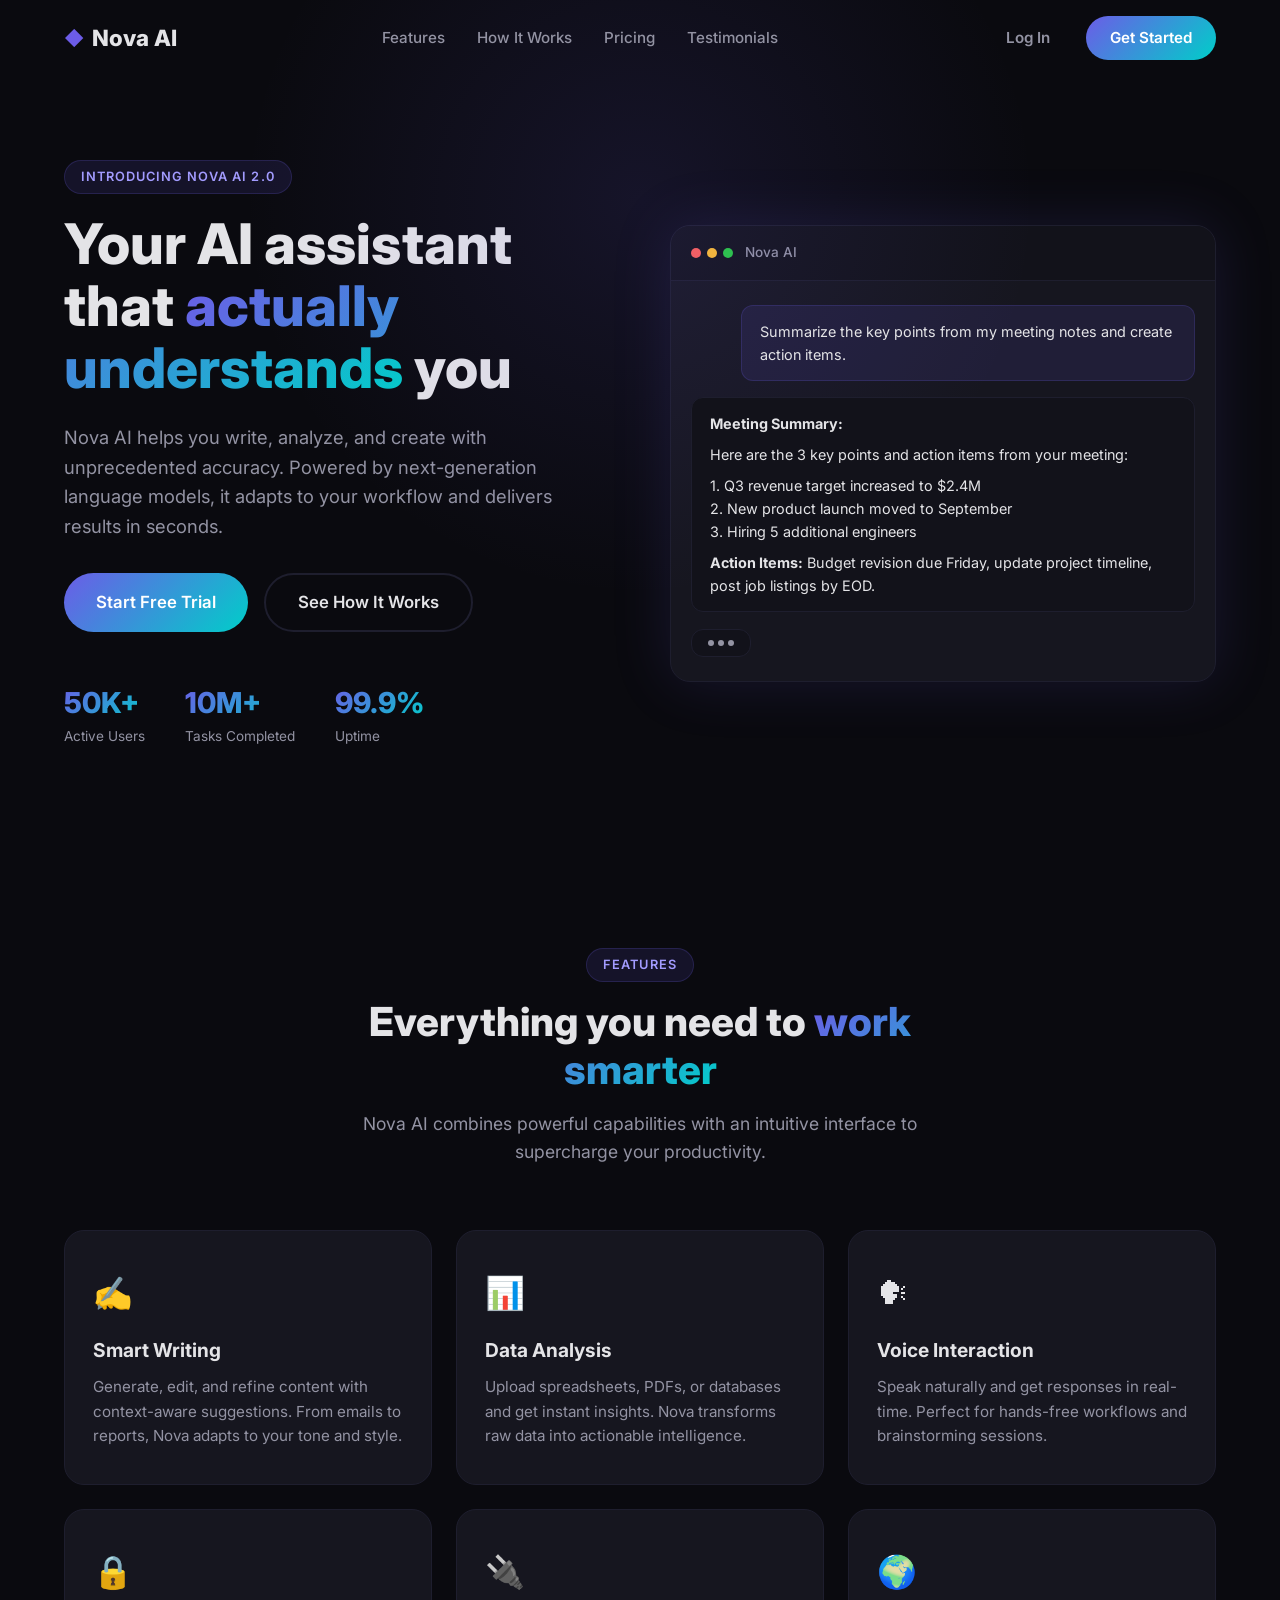
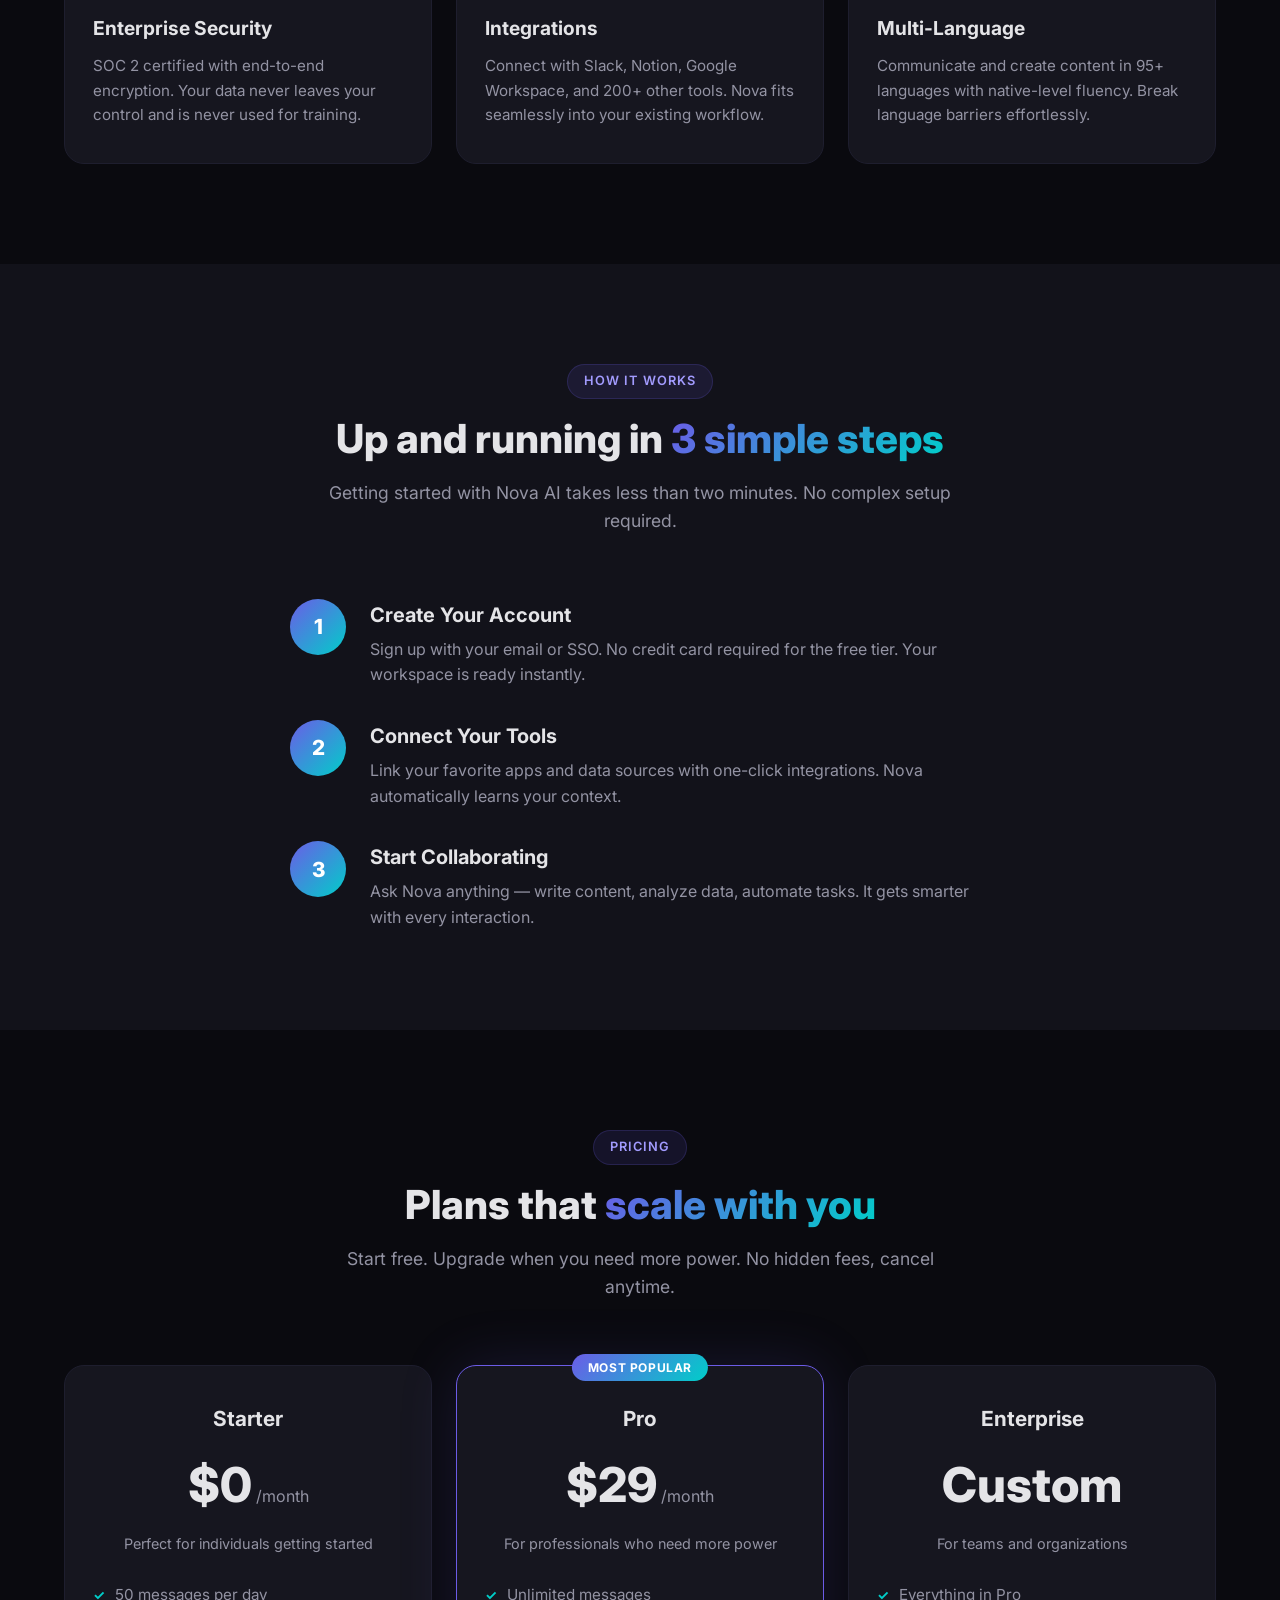
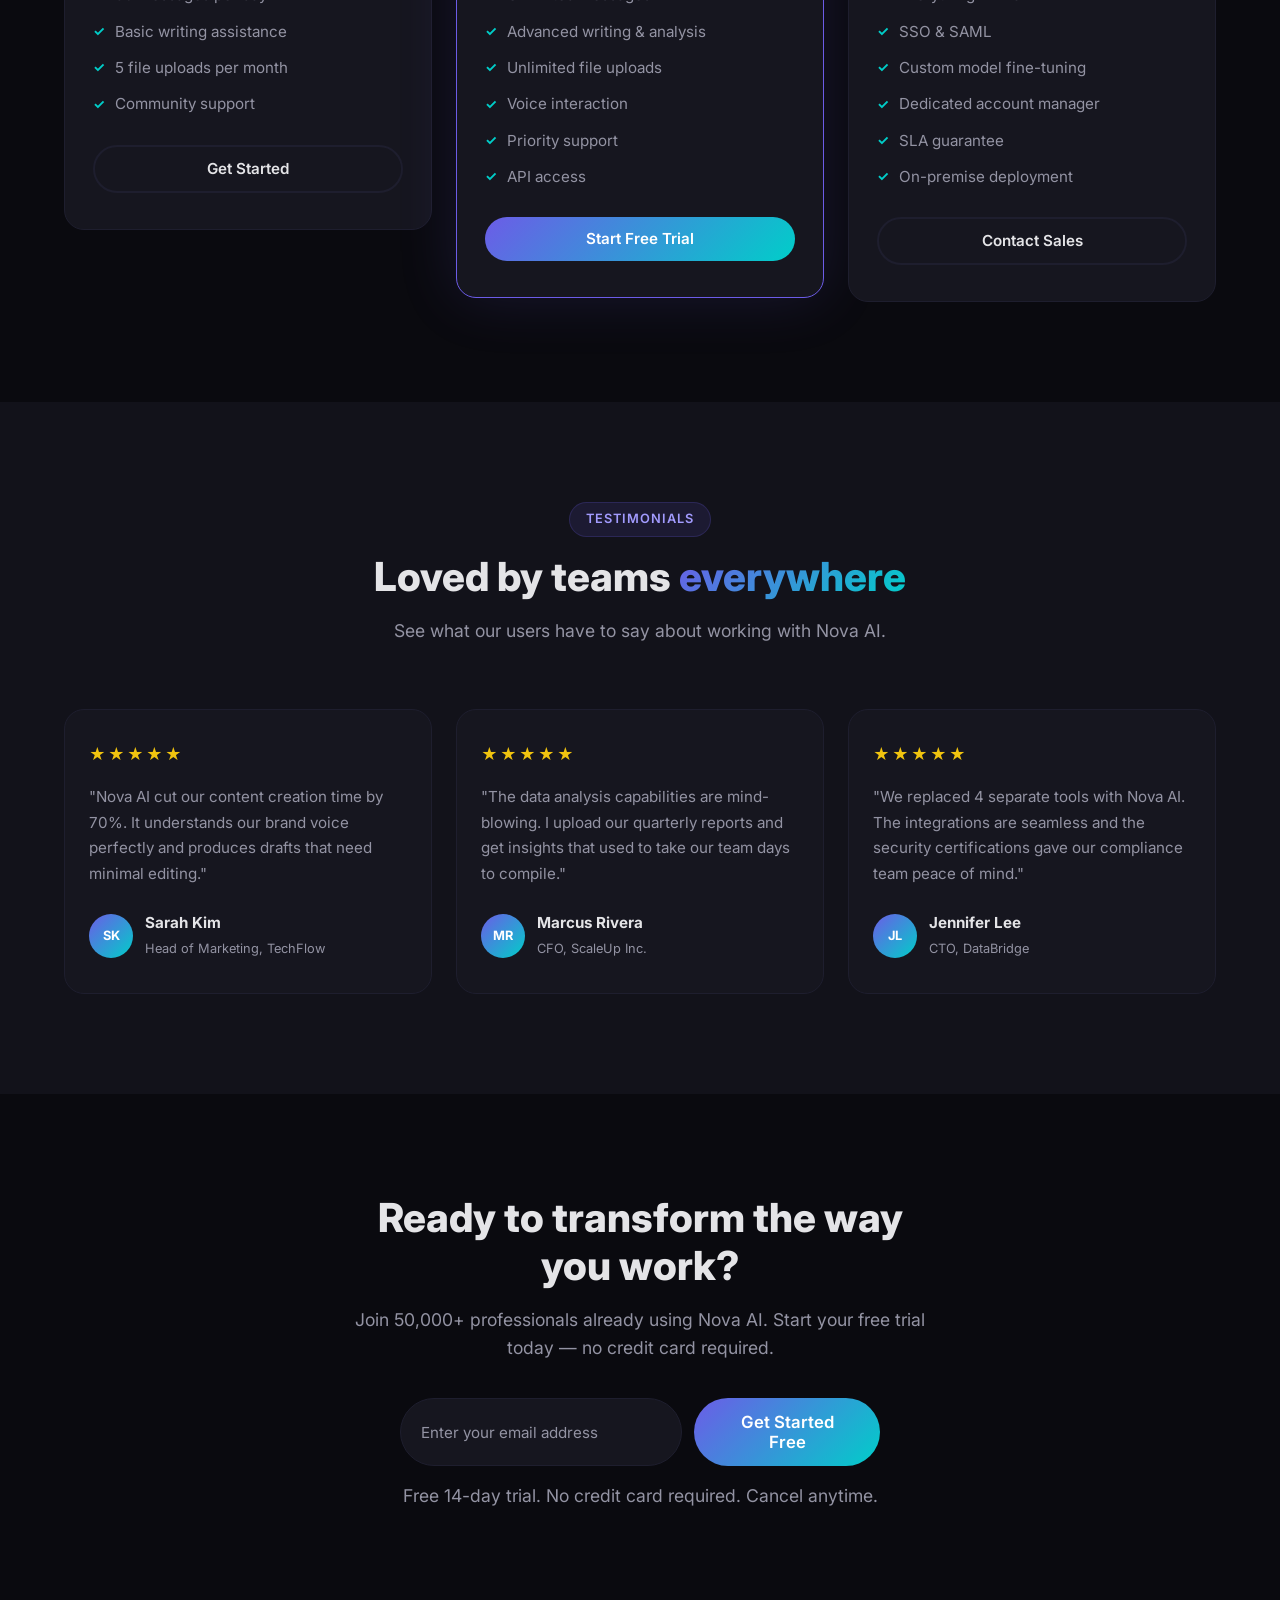
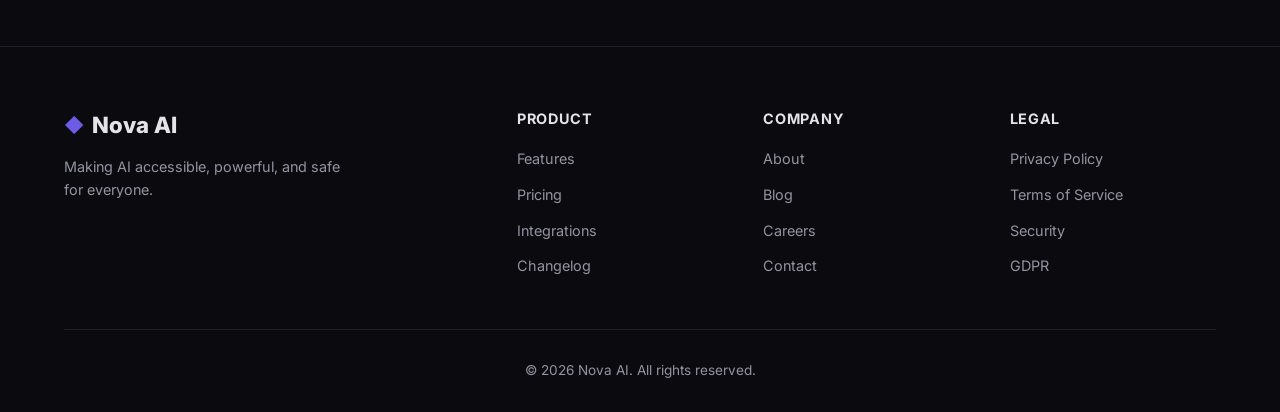
<file: index.html>
<!DOCTYPE html>
<html lang="en">
<head>
    <meta charset="UTF-8">
    <meta name="viewport" content="width=device-width, initial-scale=1.0">
    <title>Nova AI — Your Intelligent Assistant</title>
    <link rel="stylesheet" href="styles.css">
    <link rel="preconnect" href="https://fonts.googleapis.com">
    <link rel="preconnect" href="https://fonts.gstatic.com" crossorigin>
    <link href="https://fonts.googleapis.com/css2?family=Inter:wght@400;500;600;700;800&display=swap" rel="stylesheet">
</head>
<body>
    <!-- Navigation -->
    <nav class="navbar" id="navbar">
        <div class="container nav-container">
            <a href="#" class="logo">
                <span class="logo-icon">&#9670;</span> Nova AI
            </a>
            <ul class="nav-links" id="nav-links">
                <li><a href="#features">Features</a></li>
                <li><a href="#how-it-works">How It Works</a></li>
                <li><a href="#pricing">Pricing</a></li>
                <li><a href="#testimonials">Testimonials</a></li>
            </ul>
            <div class="nav-actions">
                <a href="#" class="btn btn-ghost">Log In</a>
                <a href="#cta" class="btn btn-primary">Get Started</a>
            </div>
            <button class="mobile-menu-btn" id="mobile-menu-btn" aria-label="Toggle menu">
                <span></span>
                <span></span>
                <span></span>
            </button>
        </div>
    </nav>

    <!-- Hero Section -->
    <section class="hero">
        <div class="hero-glow"></div>
        <div class="container hero-container">
            <div class="hero-content">
                <div class="badge">Introducing Nova AI 2.0</div>
                <h1>Your AI assistant that <span class="gradient-text">actually understands</span> you</h1>
                <p class="hero-description">
                    Nova AI helps you write, analyze, and create with unprecedented accuracy.
                    Powered by next-generation language models, it adapts to your workflow and
                    delivers results in seconds.
                </p>
                <div class="hero-cta">
                    <a href="#cta" class="btn btn-primary btn-lg">Start Free Trial</a>
                    <a href="#how-it-works" class="btn btn-outline btn-lg">See How It Works</a>
                </div>
                <div class="hero-stats">
                    <div class="stat">
                        <span class="stat-number">50K+</span>
                        <span class="stat-label">Active Users</span>
                    </div>
                    <div class="stat">
                        <span class="stat-number">10M+</span>
                        <span class="stat-label">Tasks Completed</span>
                    </div>
                    <div class="stat">
                        <span class="stat-number">99.9%</span>
                        <span class="stat-label">Uptime</span>
                    </div>
                </div>
            </div>
            <div class="hero-visual">
                <div class="chat-window">
                    <div class="chat-header">
                        <div class="chat-dots">
                            <span></span><span></span><span></span>
                        </div>
                        <span class="chat-title">Nova AI</span>
                    </div>
                    <div class="chat-body">
                        <div class="chat-message user-msg">
                            <p>Summarize the key points from my meeting notes and create action items.</p>
                        </div>
                        <div class="chat-message ai-msg">
                            <p><strong>Meeting Summary:</strong></p>
                            <p>Here are the 3 key points and action items from your meeting:</p>
                            <p>1. Q3 revenue target increased to $2.4M<br>
                               2. New product launch moved to September<br>
                               3. Hiring 5 additional engineers</p>
                            <p><strong>Action Items:</strong> Budget revision due Friday, update project timeline, post job listings by EOD.</p>
                        </div>
                        <div class="chat-typing">
                            <span class="typing-indicator">
                                <span></span><span></span><span></span>
                            </span>
                        </div>
                    </div>
                </div>
            </div>
        </div>
    </section>

    <!-- Features Section -->
    <section class="features" id="features">
        <div class="container">
            <div class="section-header">
                <div class="badge">Features</div>
                <h2>Everything you need to <span class="gradient-text">work smarter</span></h2>
                <p>Nova AI combines powerful capabilities with an intuitive interface to supercharge your productivity.</p>
            </div>
            <div class="features-grid">
                <div class="feature-card">
                    <div class="feature-icon">&#9997;</div>
                    <h3>Smart Writing</h3>
                    <p>Generate, edit, and refine content with context-aware suggestions. From emails to reports, Nova adapts to your tone and style.</p>
                </div>
                <div class="feature-card">
                    <div class="feature-icon">&#128202;</div>
                    <h3>Data Analysis</h3>
                    <p>Upload spreadsheets, PDFs, or databases and get instant insights. Nova transforms raw data into actionable intelligence.</p>
                </div>
                <div class="feature-card">
                    <div class="feature-icon">&#128483;</div>
                    <h3>Voice Interaction</h3>
                    <p>Speak naturally and get responses in real-time. Perfect for hands-free workflows and brainstorming sessions.</p>
                </div>
                <div class="feature-card">
                    <div class="feature-icon">&#128274;</div>
                    <h3>Enterprise Security</h3>
                    <p>SOC 2 certified with end-to-end encryption. Your data never leaves your control and is never used for training.</p>
                </div>
                <div class="feature-card">
                    <div class="feature-icon">&#128268;</div>
                    <h3>Integrations</h3>
                    <p>Connect with Slack, Notion, Google Workspace, and 200+ other tools. Nova fits seamlessly into your existing workflow.</p>
                </div>
                <div class="feature-card">
                    <div class="feature-icon">&#127757;</div>
                    <h3>Multi-Language</h3>
                    <p>Communicate and create content in 95+ languages with native-level fluency. Break language barriers effortlessly.</p>
                </div>
            </div>
        </div>
    </section>

    <!-- How It Works Section -->
    <section class="how-it-works" id="how-it-works">
        <div class="container">
            <div class="section-header">
                <div class="badge">How It Works</div>
                <h2>Up and running in <span class="gradient-text">3 simple steps</span></h2>
                <p>Getting started with Nova AI takes less than two minutes. No complex setup required.</p>
            </div>
            <div class="steps">
                <div class="step">
                    <div class="step-number">1</div>
                    <div class="step-content">
                        <h3>Create Your Account</h3>
                        <p>Sign up with your email or SSO. No credit card required for the free tier. Your workspace is ready instantly.</p>
                    </div>
                </div>
                <div class="step">
                    <div class="step-number">2</div>
                    <div class="step-content">
                        <h3>Connect Your Tools</h3>
                        <p>Link your favorite apps and data sources with one-click integrations. Nova automatically learns your context.</p>
                    </div>
                </div>
                <div class="step">
                    <div class="step-number">3</div>
                    <div class="step-content">
                        <h3>Start Collaborating</h3>
                        <p>Ask Nova anything — write content, analyze data, automate tasks. It gets smarter with every interaction.</p>
                    </div>
                </div>
            </div>
        </div>
    </section>

    <!-- Pricing Section -->
    <section class="pricing" id="pricing">
        <div class="container">
            <div class="section-header">
                <div class="badge">Pricing</div>
                <h2>Plans that <span class="gradient-text">scale with you</span></h2>
                <p>Start free. Upgrade when you need more power. No hidden fees, cancel anytime.</p>
            </div>
            <div class="pricing-grid">
                <div class="pricing-card">
                    <div class="pricing-header">
                        <h3>Starter</h3>
                        <div class="price">
                            <span class="price-amount">$0</span>
                            <span class="price-period">/month</span>
                        </div>
                        <p>Perfect for individuals getting started</p>
                    </div>
                    <ul class="pricing-features">
                        <li>50 messages per day</li>
                        <li>Basic writing assistance</li>
                        <li>5 file uploads per month</li>
                        <li>Community support</li>
                    </ul>
                    <a href="#cta" class="btn btn-outline btn-block">Get Started</a>
                </div>
                <div class="pricing-card popular">
                    <div class="popular-badge">Most Popular</div>
                    <div class="pricing-header">
                        <h3>Pro</h3>
                        <div class="price">
                            <span class="price-amount">$29</span>
                            <span class="price-period">/month</span>
                        </div>
                        <p>For professionals who need more power</p>
                    </div>
                    <ul class="pricing-features">
                        <li>Unlimited messages</li>
                        <li>Advanced writing &amp; analysis</li>
                        <li>Unlimited file uploads</li>
                        <li>Voice interaction</li>
                        <li>Priority support</li>
                        <li>API access</li>
                    </ul>
                    <a href="#cta" class="btn btn-primary btn-block">Start Free Trial</a>
                </div>
                <div class="pricing-card">
                    <div class="pricing-header">
                        <h3>Enterprise</h3>
                        <div class="price">
                            <span class="price-amount">Custom</span>
                        </div>
                        <p>For teams and organizations</p>
                    </div>
                    <ul class="pricing-features">
                        <li>Everything in Pro</li>
                        <li>SSO &amp; SAML</li>
                        <li>Custom model fine-tuning</li>
                        <li>Dedicated account manager</li>
                        <li>SLA guarantee</li>
                        <li>On-premise deployment</li>
                    </ul>
                    <a href="#cta" class="btn btn-outline btn-block">Contact Sales</a>
                </div>
            </div>
        </div>
    </section>

    <!-- Testimonials Section -->
    <section class="testimonials" id="testimonials">
        <div class="container">
            <div class="section-header">
                <div class="badge">Testimonials</div>
                <h2>Loved by teams <span class="gradient-text">everywhere</span></h2>
                <p>See what our users have to say about working with Nova AI.</p>
            </div>
            <div class="testimonials-grid">
                <div class="testimonial-card">
                    <div class="testimonial-stars">&#9733;&#9733;&#9733;&#9733;&#9733;</div>
                    <p>"Nova AI cut our content creation time by 70%. It understands our brand voice perfectly and produces drafts that need minimal editing."</p>
                    <div class="testimonial-author">
                        <div class="author-avatar">SK</div>
                        <div>
                            <strong>Sarah Kim</strong>
                            <span>Head of Marketing, TechFlow</span>
                        </div>
                    </div>
                </div>
                <div class="testimonial-card">
                    <div class="testimonial-stars">&#9733;&#9733;&#9733;&#9733;&#9733;</div>
                    <p>"The data analysis capabilities are mind-blowing. I upload our quarterly reports and get insights that used to take our team days to compile."</p>
                    <div class="testimonial-author">
                        <div class="author-avatar">MR</div>
                        <div>
                            <strong>Marcus Rivera</strong>
                            <span>CFO, ScaleUp Inc.</span>
                        </div>
                    </div>
                </div>
                <div class="testimonial-card">
                    <div class="testimonial-stars">&#9733;&#9733;&#9733;&#9733;&#9733;</div>
                    <p>"We replaced 4 separate tools with Nova AI. The integrations are seamless and the security certifications gave our compliance team peace of mind."</p>
                    <div class="testimonial-author">
                        <div class="author-avatar">JL</div>
                        <div>
                            <strong>Jennifer Lee</strong>
                            <span>CTO, DataBridge</span>
                        </div>
                    </div>
                </div>
            </div>
        </div>
    </section>

    <!-- CTA Section -->
    <section class="cta" id="cta">
        <div class="container">
            <div class="cta-content">
                <h2>Ready to transform the way you work?</h2>
                <p>Join 50,000+ professionals already using Nova AI. Start your free trial today — no credit card required.</p>
                <form class="cta-form" id="cta-form">
                    <input type="email" placeholder="Enter your email address" required aria-label="Email address">
                    <button type="submit" class="btn btn-primary btn-lg">Get Started Free</button>
                </form>
                <p class="cta-note">Free 14-day trial. No credit card required. Cancel anytime.</p>
            </div>
        </div>
    </section>

    <!-- Footer -->
    <footer class="footer">
        <div class="container">
            <div class="footer-grid">
                <div class="footer-brand">
                    <a href="#" class="logo">
                        <span class="logo-icon">&#9670;</span> Nova AI
                    </a>
                    <p>Making AI accessible, powerful, and safe for everyone.</p>
                </div>
                <div class="footer-links">
                    <h4>Product</h4>
                    <ul>
                        <li><a href="#features">Features</a></li>
                        <li><a href="#pricing">Pricing</a></li>
                        <li><a href="#">Integrations</a></li>
                        <li><a href="#">Changelog</a></li>
                    </ul>
                </div>
                <div class="footer-links">
                    <h4>Company</h4>
                    <ul>
                        <li><a href="#">About</a></li>
                        <li><a href="#">Blog</a></li>
                        <li><a href="#">Careers</a></li>
                        <li><a href="#">Contact</a></li>
                    </ul>
                </div>
                <div class="footer-links">
                    <h4>Legal</h4>
                    <ul>
                        <li><a href="#">Privacy Policy</a></li>
                        <li><a href="#">Terms of Service</a></li>
                        <li><a href="#">Security</a></li>
                        <li><a href="#">GDPR</a></li>
                    </ul>
                </div>
            </div>
            <div class="footer-bottom">
                <p>&copy; 2026 Nova AI. All rights reserved.</p>
            </div>
        </div>
    </footer>

    <script src="script.js"></script>
</body>
</html>
</file>
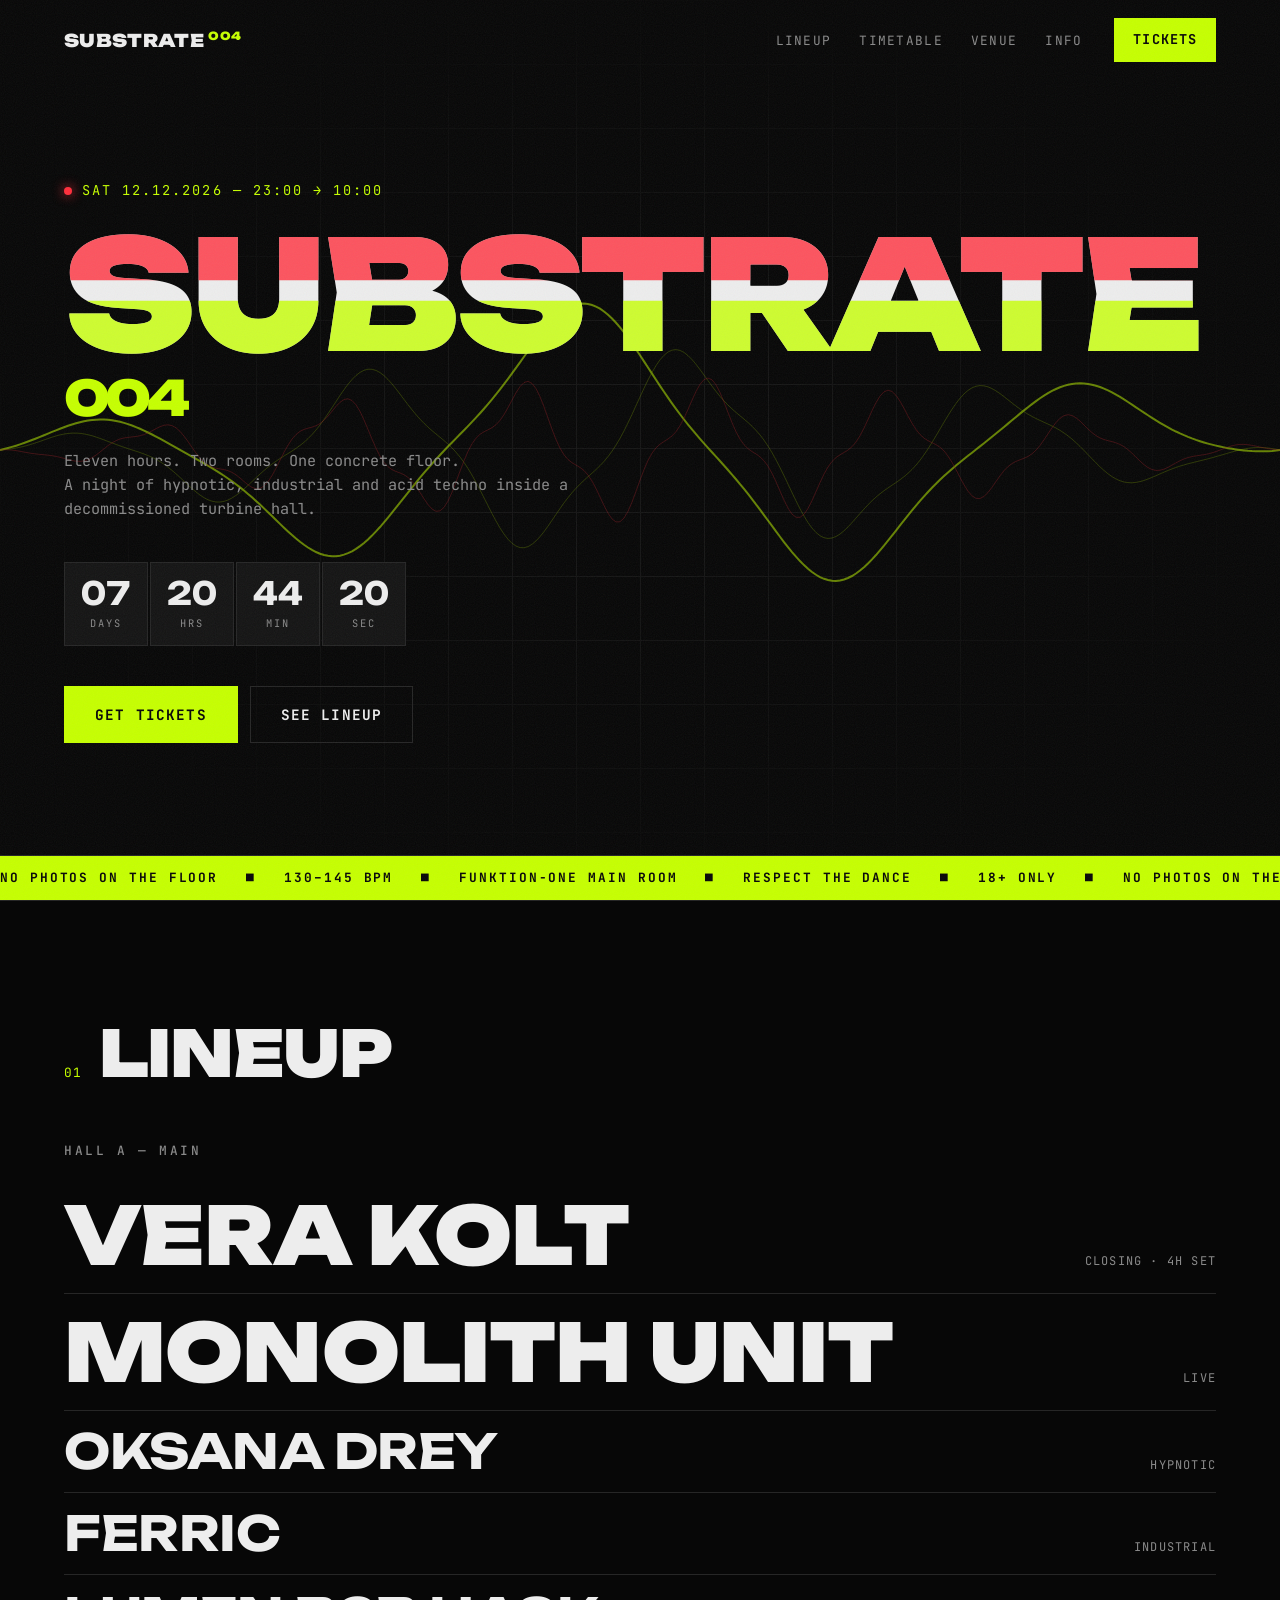
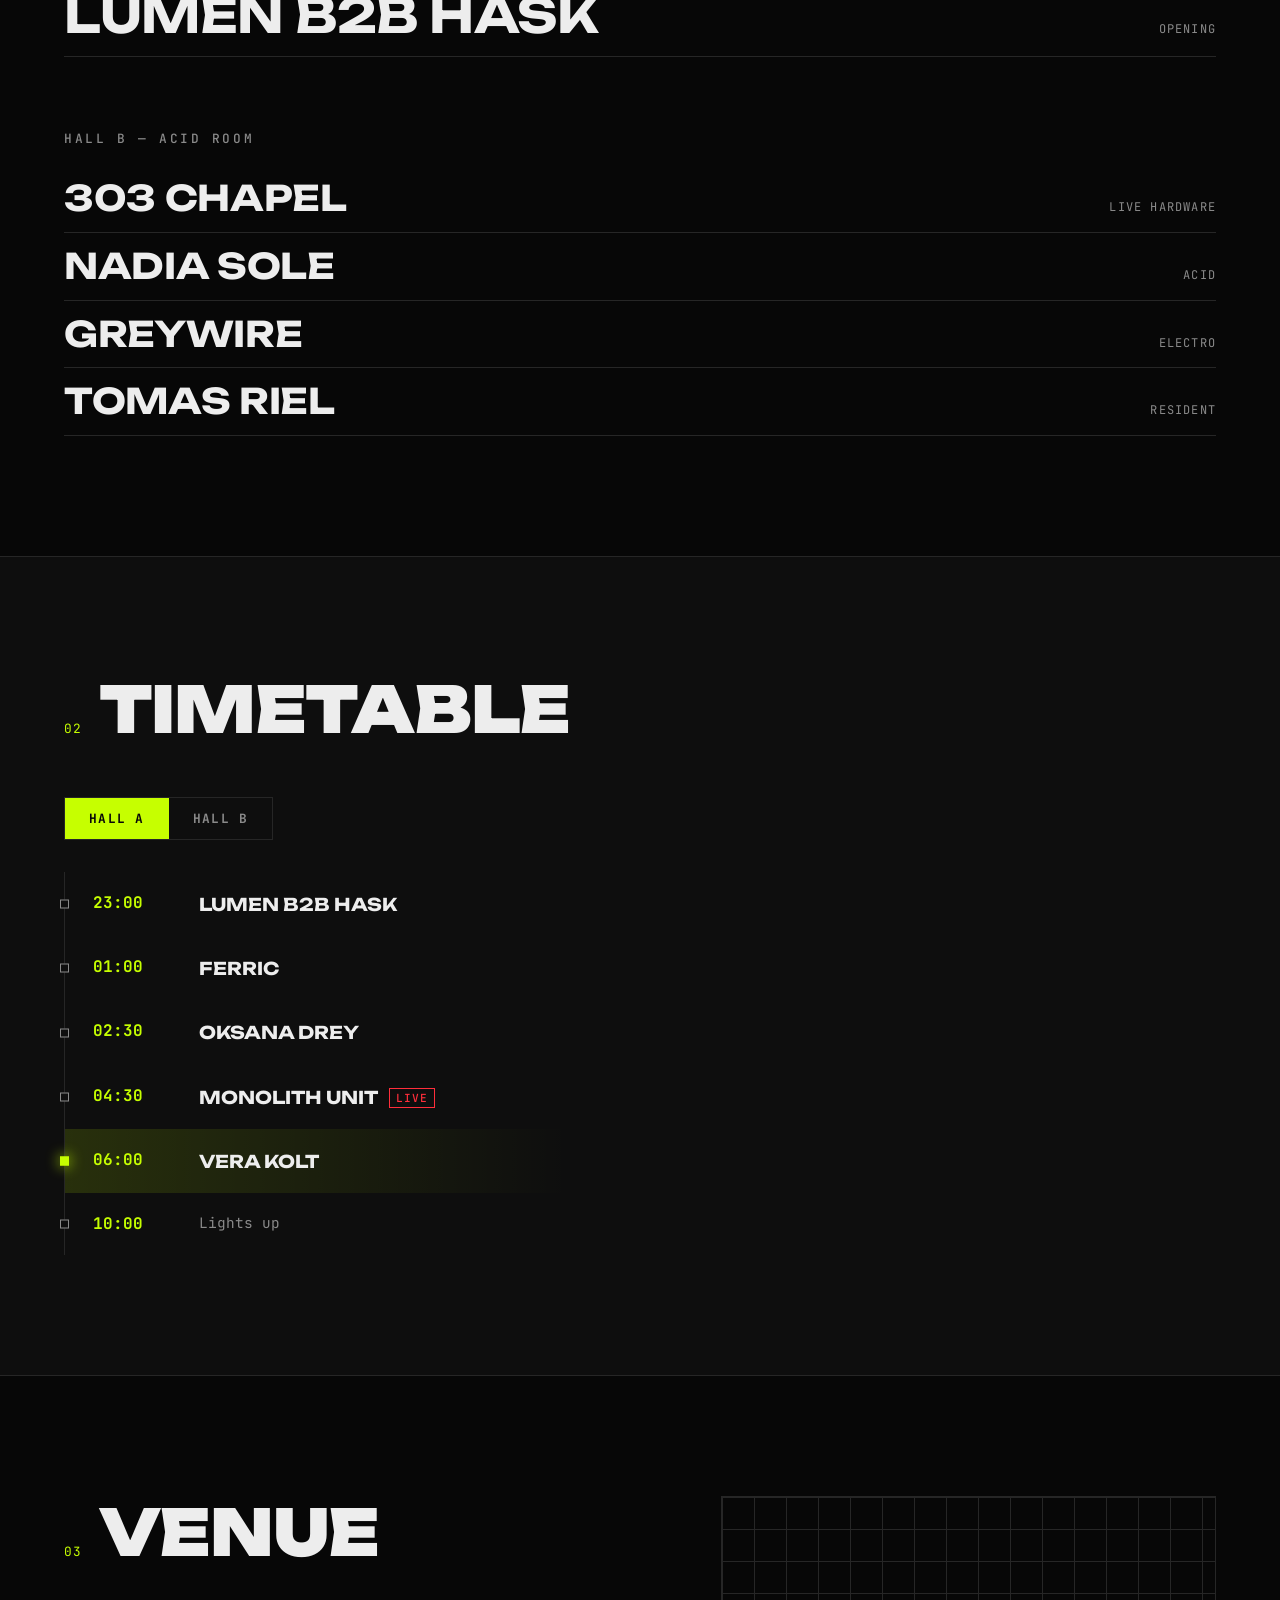
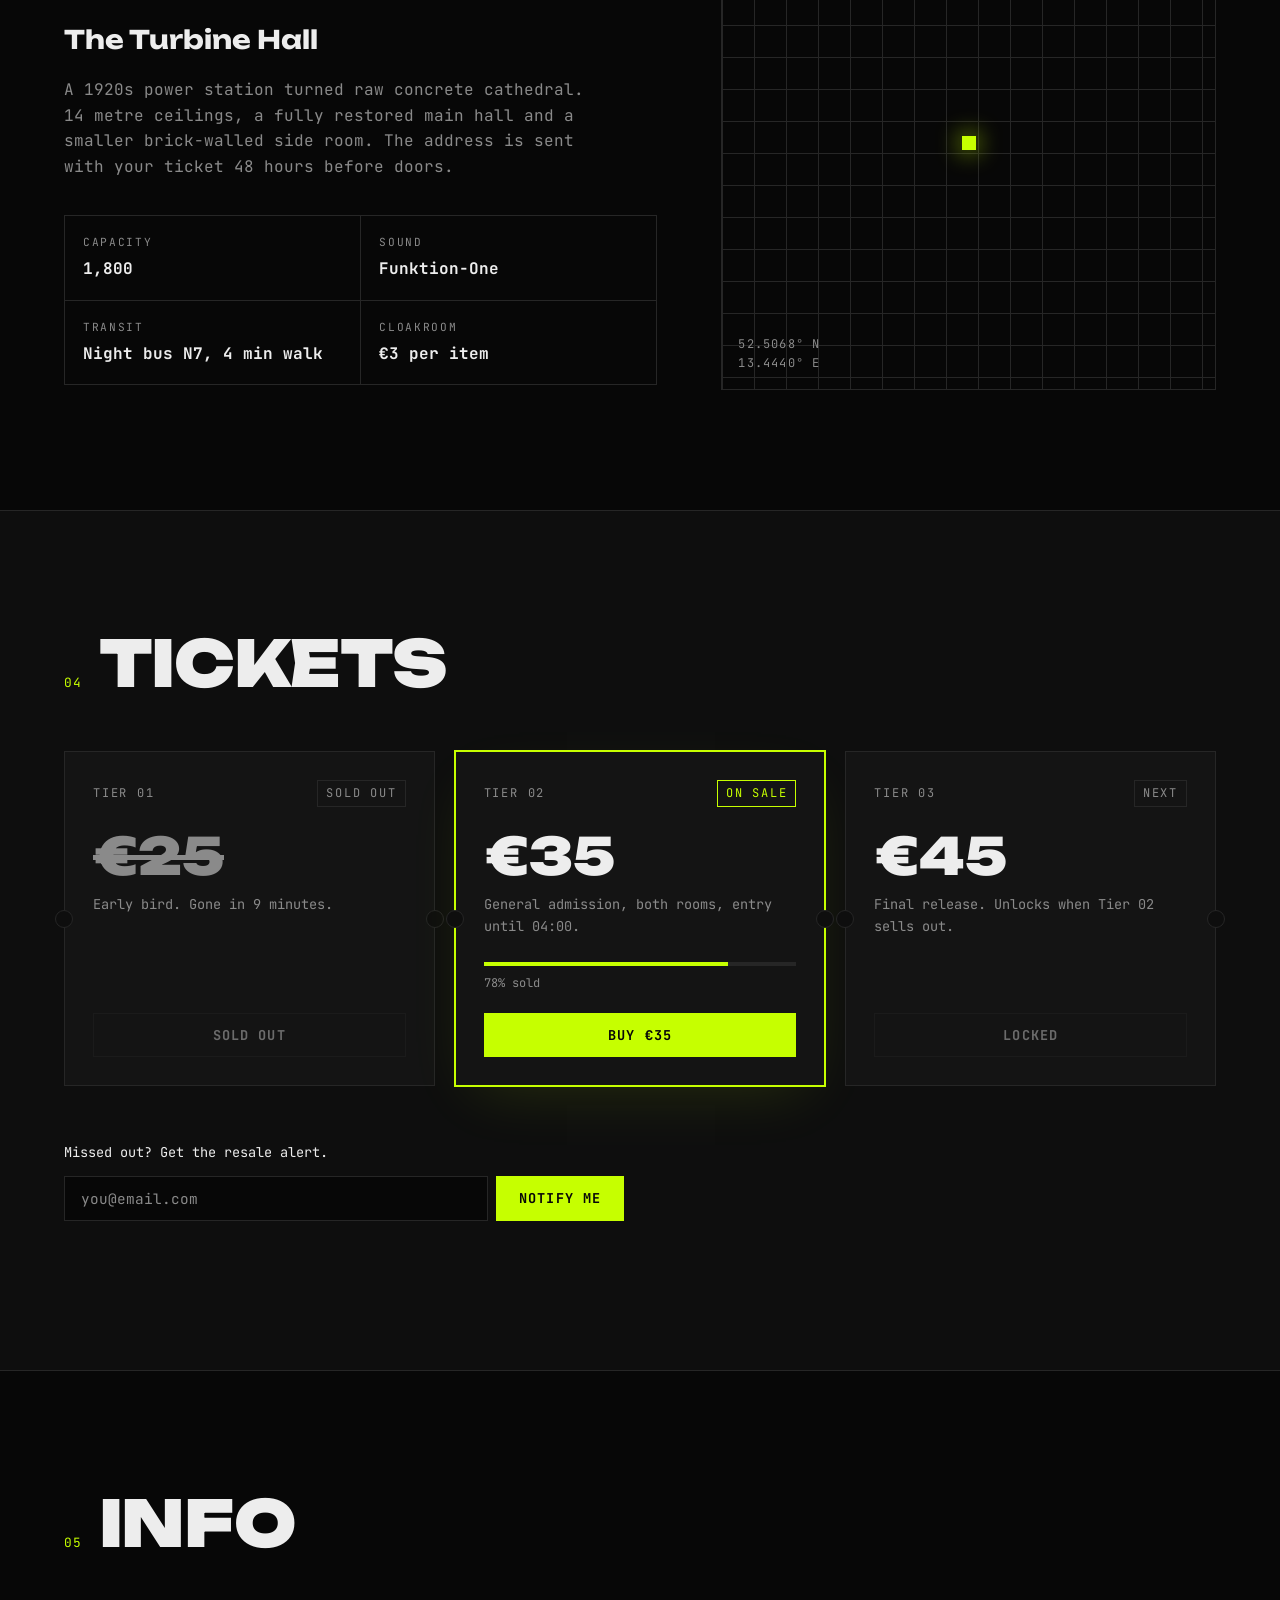
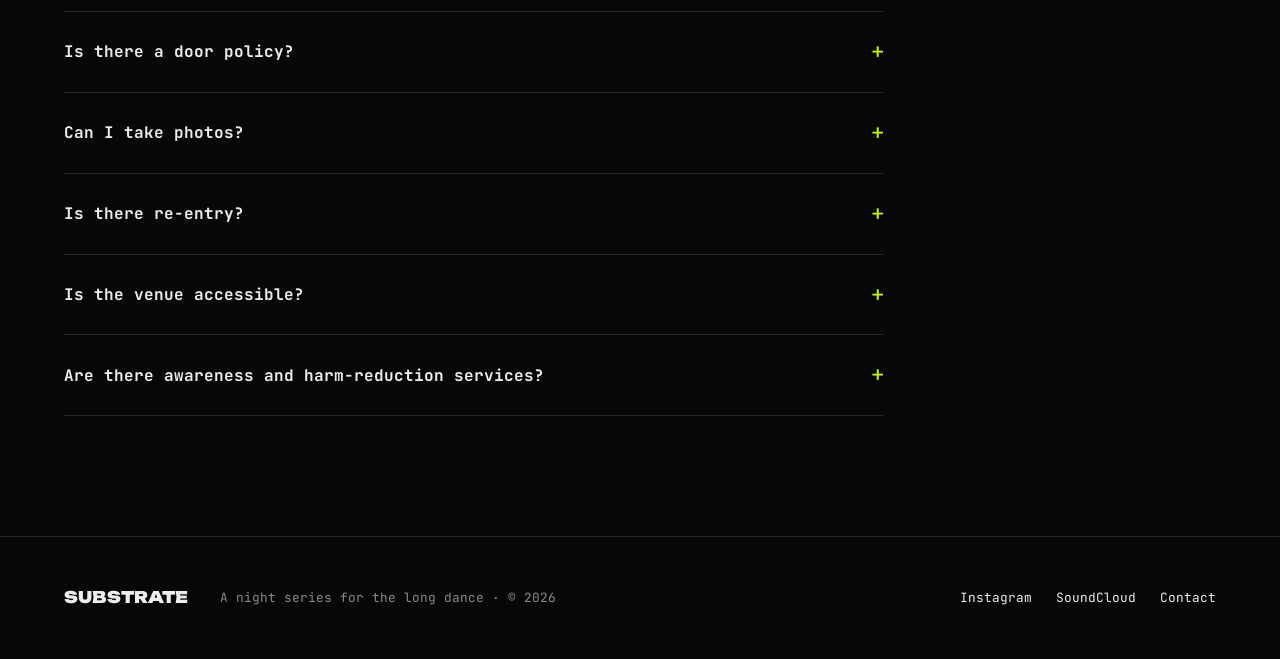
<file: techno-event/index.html>
<!DOCTYPE html>
<html lang="en">
<head>
    <meta charset="UTF-8">
    <meta name="viewport" content="width=device-width, initial-scale=1.0">
    <title>SUBSTRATE 004 — All-Night Techno</title>
    <meta name="description" content="SUBSTRATE 004: eleven hours of techno across two rooms at the Turbine Hall. Saturday 12 December 2026.">
    <link rel="stylesheet" href="styles.css">
    <link rel="preconnect" href="https://fonts.googleapis.com">
    <link rel="preconnect" href="https://fonts.gstatic.com" crossorigin>
    <link href="https://fonts.googleapis.com/css2?family=Unbounded:wght@400;700;900&family=JetBrains+Mono:wght@400;500;700&display=swap" rel="stylesheet">
</head>
<body>
    <!-- Navigation -->
    <nav class="navbar" id="navbar">
        <div class="container nav-container">
            <a href="#" class="logo">SUBSTRATE<span class="logo-num">004</span></a>
            <ul class="nav-links" id="nav-links">
                <li><a href="#lineup">Lineup</a></li>
                <li><a href="#timetable">Timetable</a></li>
                <li><a href="#venue">Venue</a></li>
                <li><a href="#faq">Info</a></li>
            </ul>
            <a href="#tickets" class="btn btn-primary nav-cta">Tickets</a>
            <button class="mobile-menu-btn" id="mobile-menu-btn" aria-label="Toggle menu" aria-expanded="false">
                <span></span>
                <span></span>
            </button>
        </div>
    </nav>

    <!-- Hero -->
    <header class="hero">
        <canvas class="hero-wave" id="hero-wave" aria-hidden="true"></canvas>
        <div class="hero-grid" aria-hidden="true"></div>
        <div class="container hero-content">
            <p class="hero-kicker"><span class="live-dot"></span>SAT 12.12.2026 &mdash; 23:00 &rarr; 10:00</p>
            <h1 class="hero-title">
                <span class="glitch" data-text="SUBSTRATE">SUBSTRATE</span>
                <span class="hero-title-num">004</span>
            </h1>
            <p class="hero-sub">Eleven hours. Two rooms. One concrete floor.<br>A night of hypnotic, industrial and acid techno inside a decommissioned turbine hall.</p>

            <div class="countdown" id="countdown" aria-label="Time until doors open">
                <div class="cd-unit"><span class="cd-val" data-unit="days">00</span><span class="cd-label">Days</span></div>
                <div class="cd-unit"><span class="cd-val" data-unit="hours">00</span><span class="cd-label">Hrs</span></div>
                <div class="cd-unit"><span class="cd-val" data-unit="minutes">00</span><span class="cd-label">Min</span></div>
                <div class="cd-unit"><span class="cd-val" data-unit="seconds">00</span><span class="cd-label">Sec</span></div>
            </div>

            <div class="hero-actions">
                <a href="#tickets" class="btn btn-primary btn-lg">Get Tickets</a>
                <a href="#lineup" class="btn btn-ghost btn-lg">See Lineup</a>
            </div>
        </div>
        <div class="marquee" aria-hidden="true">
            <div class="marquee-track">
                <span>NO PHOTOS ON THE FLOOR</span><span>&#9632;</span>
                <span>130&ndash;145 BPM</span><span>&#9632;</span>
                <span>FUNKTION-ONE MAIN ROOM</span><span>&#9632;</span>
                <span>RESPECT THE DANCE</span><span>&#9632;</span>
                <span>18+ ONLY</span><span>&#9632;</span>
                <span>NO PHOTOS ON THE FLOOR</span><span>&#9632;</span>
                <span>130&ndash;145 BPM</span><span>&#9632;</span>
                <span>FUNKTION-ONE MAIN ROOM</span><span>&#9632;</span>
                <span>RESPECT THE DANCE</span><span>&#9632;</span>
                <span>18+ ONLY</span><span>&#9632;</span>
            </div>
        </div>
    </header>

    <main>
        <!-- Lineup -->
        <section class="section" id="lineup">
            <div class="container">
                <div class="section-head">
                    <span class="section-index">01</span>
                    <h2 class="section-title">Lineup</h2>
                </div>

                <div class="lineup-room">
                    <h3 class="room-label">Hall A &mdash; Main</h3>
                    <ul class="lineup-list">
                        <li class="artist artist-headline">
                            <span class="artist-name">VERA KOLT</span>
                            <span class="artist-tag">Closing &middot; 4h set</span>
                        </li>
                        <li class="artist artist-headline">
                            <span class="artist-name">MONOLITH UNIT</span>
                            <span class="artist-tag">Live</span>
                        </li>
                        <li class="artist">
                            <span class="artist-name">OKSANA DREY</span>
                            <span class="artist-tag">Hypnotic</span>
                        </li>
                        <li class="artist">
                            <span class="artist-name">FERRIC</span>
                            <span class="artist-tag">Industrial</span>
                        </li>
                        <li class="artist">
                            <span class="artist-name">LUMEN B2B HASK</span>
                            <span class="artist-tag">Opening</span>
                        </li>
                    </ul>
                </div>

                <div class="lineup-room">
                    <h3 class="room-label">Hall B &mdash; Acid Room</h3>
                    <ul class="lineup-list lineup-list-small">
                        <li class="artist">
                            <span class="artist-name">303 CHAPEL</span>
                            <span class="artist-tag">Live hardware</span>
                        </li>
                        <li class="artist">
                            <span class="artist-name">NADIA SOLE</span>
                            <span class="artist-tag">Acid</span>
                        </li>
                        <li class="artist">
                            <span class="artist-name">GREYWIRE</span>
                            <span class="artist-tag">Electro</span>
                        </li>
                        <li class="artist">
                            <span class="artist-name">TOMAS RIEL</span>
                            <span class="artist-tag">Resident</span>
                        </li>
                    </ul>
                </div>
            </div>
        </section>

        <!-- Timetable -->
        <section class="section section-alt" id="timetable">
            <div class="container">
                <div class="section-head">
                    <span class="section-index">02</span>
                    <h2 class="section-title">Timetable</h2>
                </div>

                <div class="tabs" role="tablist" aria-label="Rooms">
                    <button class="tab active" role="tab" aria-selected="true" data-room="a">Hall A</button>
                    <button class="tab" role="tab" aria-selected="false" data-room="b">Hall B</button>
                </div>

                <ol class="timetable" data-room="a">
                    <li><time>23:00</time><span>LUMEN B2B HASK</span></li>
                    <li><time>01:00</time><span>FERRIC</span></li>
                    <li><time>02:30</time><span>OKSANA DREY</span></li>
                    <li><time>04:30</time><span>MONOLITH UNIT <em>live</em></span></li>
                    <li class="highlight"><time>06:00</time><span>VERA KOLT</span></li>
                    <li class="end"><time>10:00</time><span>Lights up</span></li>
                </ol>
                <ol class="timetable" data-room="b" hidden>
                    <li><time>00:00</time><span>TOMAS RIEL</span></li>
                    <li><time>02:00</time><span>GREYWIRE</span></li>
                    <li class="highlight"><time>04:00</time><span>303 CHAPEL <em>live</em></span></li>
                    <li><time>05:30</time><span>NADIA SOLE</span></li>
                    <li class="end"><time>08:00</time><span>Room closes</span></li>
                </ol>
            </div>
        </section>

        <!-- Venue -->
        <section class="section" id="venue">
            <div class="container venue-grid">
                <div>
                    <div class="section-head">
                        <span class="section-index">03</span>
                        <h2 class="section-title">Venue</h2>
                    </div>
                    <p class="venue-name">The Turbine Hall</p>
                    <p class="venue-text">A 1920s power station turned raw concrete cathedral. 14&nbsp;metre ceilings, a fully restored main hall and a smaller brick-walled side room. The address is sent with your ticket 48 hours before doors.</p>
                    <dl class="venue-facts">
                        <div><dt>Capacity</dt><dd>1,800</dd></div>
                        <div><dt>Sound</dt><dd>Funktion-One</dd></div>
                        <div><dt>Transit</dt><dd>Night bus N7, 4 min walk</dd></div>
                        <div><dt>Cloakroom</dt><dd>&euro;3 per item</dd></div>
                    </dl>
                </div>
                <div class="venue-visual" aria-hidden="true">
                    <div class="venue-rings">
                        <span></span><span></span><span></span><span></span>
                    </div>
                    <div class="venue-coords">52.5068&deg; N<br>13.4440&deg; E</div>
                </div>
            </div>
        </section>

        <!-- Tickets -->
        <section class="section section-alt" id="tickets">
            <div class="container">
                <div class="section-head">
                    <span class="section-index">04</span>
                    <h2 class="section-title">Tickets</h2>
                </div>

                <div class="ticket-grid">
                    <article class="ticket sold-out">
                        <div class="ticket-top">
                            <span class="ticket-tier">Tier 01</span>
                            <span class="ticket-status">Sold out</span>
                        </div>
                        <p class="ticket-price">&euro;25</p>
                        <p class="ticket-desc">Early bird. Gone in 9 minutes.</p>
                        <button class="btn btn-ghost btn-block" disabled>Sold out</button>
                    </article>
                    <article class="ticket featured">
                        <div class="ticket-top">
                            <span class="ticket-tier">Tier 02</span>
                            <span class="ticket-status status-live">On sale</span>
                        </div>
                        <p class="ticket-price">&euro;35</p>
                        <p class="ticket-desc">General admission, both rooms, entry until 04:00.</p>
                        <div class="ticket-bar" aria-label="78% sold"><span style="width: 78%"></span></div>
                        <p class="ticket-meta">78% sold</p>
                        <button class="btn btn-primary btn-block ticket-buy" data-tier="Tier 02">Buy &euro;35</button>
                    </article>
                    <article class="ticket">
                        <div class="ticket-top">
                            <span class="ticket-tier">Tier 03</span>
                            <span class="ticket-status">Next</span>
                        </div>
                        <p class="ticket-price">&euro;45</p>
                        <p class="ticket-desc">Final release. Unlocks when Tier 02 sells out.</p>
                        <button class="btn btn-ghost btn-block" disabled>Locked</button>
                    </article>
                </div>

                <form class="notify-form" id="notify-form">
                    <label for="notify-email">Missed out? Get the resale alert.</label>
                    <div class="notify-row">
                        <input type="email" id="notify-email" placeholder="you@email.com" required>
                        <button type="submit" class="btn btn-primary">Notify me</button>
                    </div>
                    <p class="notify-msg" id="notify-msg" role="status"></p>
                </form>
            </div>
        </section>

        <!-- FAQ -->
        <section class="section" id="faq">
            <div class="container">
                <div class="section-head">
                    <span class="section-index">05</span>
                    <h2 class="section-title">Info</h2>
                </div>
                <div class="faq-list">
                    <details>
                        <summary>Is there a door policy?</summary>
                        <p>Yes. We are building a respectful, inclusive dancefloor. Come to dance, not to watch. Our door team has the final say.</p>
                    </details>
                    <details>
                        <summary>Can I take photos?</summary>
                        <p>Phone cameras are stickered at the door. What happens on the floor stays on the floor.</p>
                    </details>
                    <details>
                        <summary>Is there re-entry?</summary>
                        <p>One re-entry until 04:00 with your wristband. After that, once you leave, you're out.</p>
                    </details>
                    <details>
                        <summary>Is the venue accessible?</summary>
                        <p>Hall A is step-free with an accessible toilet. Hall B is reached by a ramp. Email us ahead of time and we will arrange a companion ticket and priority entry.</p>
                    </details>
                    <details>
                        <summary>Are there awareness and harm-reduction services?</summary>
                        <p>Yes. Our awareness team wears orange vests and is on site all night, plus free water stations and a quiet chill-out zone.</p>
                    </details>
                </div>
            </div>
        </section>
    </main>

    <footer class="footer">
        <div class="container footer-inner">
            <p class="footer-logo">SUBSTRATE</p>
            <p class="footer-meta">A night series for the long dance &middot; &copy; 2026</p>
            <ul class="footer-links">
                <li><a href="#">Instagram</a></li>
                <li><a href="#">SoundCloud</a></li>
                <li><a href="#">Contact</a></li>
            </ul>
        </div>
    </footer>

    <script src="script.js"></script>
</body>
</html>
</file>
<file: styles.css>
/* ===== Reset & Base ===== */
*,
*::before,
*::after {
    margin: 0;
    padding: 0;
    box-sizing: border-box;
}

:root {
    --color-bg: #0a0a0f;
    --color-bg-secondary: #12121a;
    --color-bg-card: #16161f;
    --color-border: #1e1e2e;
    --color-text: #e4e4e7;
    --color-text-muted: #9393a3;
    --color-primary: #6c5ce7;
    --color-primary-light: #a29bfe;
    --color-accent: #00cec9;
    --color-gradient-start: #6c5ce7;
    --color-gradient-end: #00cec9;
    --radius-sm: 8px;
    --radius-md: 12px;
    --radius-lg: 20px;
    --radius-full: 9999px;
    --shadow-glow: 0 0 60px rgba(108, 92, 231, 0.15);
}

html {
    scroll-behavior: smooth;
}

body {
    font-family: 'Inter', -apple-system, BlinkMacSystemFont, 'Segoe UI', sans-serif;
    background-color: var(--color-bg);
    color: var(--color-text);
    line-height: 1.6;
    overflow-x: hidden;
}

.container {
    max-width: 1200px;
    margin: 0 auto;
    padding: 0 24px;
}

a {
    text-decoration: none;
    color: inherit;
}

ul {
    list-style: none;
}

/* ===== Buttons ===== */
.btn {
    display: inline-flex;
    align-items: center;
    justify-content: center;
    padding: 10px 24px;
    border-radius: var(--radius-full);
    font-size: 0.95rem;
    font-weight: 600;
    cursor: pointer;
    transition: all 0.3s ease;
    border: none;
    font-family: inherit;
}

.btn-primary {
    background: linear-gradient(135deg, var(--color-gradient-start), var(--color-gradient-end));
    color: #fff;
}

.btn-primary:hover {
    opacity: 0.9;
    transform: translateY(-1px);
    box-shadow: 0 8px 30px rgba(108, 92, 231, 0.35);
}

.btn-outline {
    border: 2px solid var(--color-border);
    color: var(--color-text);
    background: transparent;
}

.btn-outline:hover {
    border-color: var(--color-primary);
    color: var(--color-primary-light);
}

.btn-ghost {
    color: var(--color-text-muted);
    background: transparent;
}

.btn-ghost:hover {
    color: var(--color-text);
}

.btn-lg {
    padding: 14px 32px;
    font-size: 1.05rem;
}

.btn-block {
    width: 100%;
}

/* ===== Badge ===== */
.badge {
    display: inline-block;
    padding: 6px 16px;
    border-radius: var(--radius-full);
    font-size: 0.8rem;
    font-weight: 600;
    text-transform: uppercase;
    letter-spacing: 0.08em;
    background: rgba(108, 92, 231, 0.12);
    color: var(--color-primary-light);
    border: 1px solid rgba(108, 92, 231, 0.2);
}

/* ===== Gradient Text ===== */
.gradient-text {
    background: linear-gradient(135deg, var(--color-gradient-start), var(--color-gradient-end));
    -webkit-background-clip: text;
    -webkit-text-fill-color: transparent;
    background-clip: text;
}

/* ===== Section Header ===== */
.section-header {
    text-align: center;
    max-width: 640px;
    margin: 0 auto 64px;
}

.section-header h2 {
    font-size: 2.5rem;
    font-weight: 800;
    margin: 16px 0;
    line-height: 1.2;
}

.section-header p {
    color: var(--color-text-muted);
    font-size: 1.1rem;
}

/* ===== Navbar ===== */
.navbar {
    position: fixed;
    top: 0;
    left: 0;
    right: 0;
    z-index: 100;
    padding: 16px 0;
    transition: all 0.3s ease;
    background: transparent;
}

.navbar.scrolled {
    background: rgba(10, 10, 15, 0.85);
    backdrop-filter: blur(20px);
    border-bottom: 1px solid var(--color-border);
    padding: 12px 0;
}

.nav-container {
    display: flex;
    align-items: center;
    justify-content: space-between;
}

.logo {
    font-size: 1.4rem;
    font-weight: 800;
    display: flex;
    align-items: center;
    gap: 8px;
}

.logo-icon {
    color: var(--color-primary);
    font-size: 1.2rem;
}

.nav-links {
    display: flex;
    gap: 32px;
}

.nav-links a {
    color: var(--color-text-muted);
    font-size: 0.95rem;
    font-weight: 500;
    transition: color 0.3s;
}

.nav-links a:hover {
    color: var(--color-text);
}

.nav-actions {
    display: flex;
    align-items: center;
    gap: 12px;
}

.mobile-menu-btn {
    display: none;
    flex-direction: column;
    gap: 5px;
    background: none;
    border: none;
    cursor: pointer;
    padding: 4px;
}

.mobile-menu-btn span {
    display: block;
    width: 24px;
    height: 2px;
    background: var(--color-text);
    transition: all 0.3s;
}

/* ===== Hero ===== */
.hero {
    padding: 160px 0 100px;
    position: relative;
    overflow: hidden;
}

.hero-glow {
    position: absolute;
    top: -200px;
    left: 50%;
    transform: translateX(-50%);
    width: 800px;
    height: 800px;
    background: radial-gradient(circle, rgba(108, 92, 231, 0.12) 0%, transparent 70%);
    pointer-events: none;
}

.hero-container {
    display: grid;
    grid-template-columns: 1fr 1fr;
    gap: 60px;
    align-items: center;
}

.hero-content h1 {
    font-size: 3.5rem;
    font-weight: 800;
    line-height: 1.1;
    margin: 20px 0 24px;
}

.hero-description {
    font-size: 1.15rem;
    color: var(--color-text-muted);
    margin-bottom: 32px;
    max-width: 520px;
}

.hero-cta {
    display: flex;
    gap: 16px;
    margin-bottom: 48px;
}

.hero-stats {
    display: flex;
    gap: 40px;
}

.stat {
    display: flex;
    flex-direction: column;
}

.stat-number {
    font-size: 1.8rem;
    font-weight: 800;
    background: linear-gradient(135deg, var(--color-gradient-start), var(--color-gradient-end));
    -webkit-background-clip: text;
    -webkit-text-fill-color: transparent;
    background-clip: text;
}

.stat-label {
    font-size: 0.85rem;
    color: var(--color-text-muted);
}

/* ===== Chat Window ===== */
.chat-window {
    background: var(--color-bg-card);
    border: 1px solid var(--color-border);
    border-radius: var(--radius-lg);
    overflow: hidden;
    box-shadow: var(--shadow-glow);
}

.chat-header {
    display: flex;
    align-items: center;
    gap: 12px;
    padding: 16px 20px;
    background: var(--color-bg-secondary);
    border-bottom: 1px solid var(--color-border);
}

.chat-dots {
    display: flex;
    gap: 6px;
}

.chat-dots span {
    width: 10px;
    height: 10px;
    border-radius: 50%;
}

.chat-dots span:nth-child(1) { background: #ff5f57; }
.chat-dots span:nth-child(2) { background: #ffbd2e; }
.chat-dots span:nth-child(3) { background: #28ca41; }

.chat-title {
    font-size: 0.85rem;
    color: var(--color-text-muted);
    font-weight: 500;
}

.chat-body {
    padding: 24px 20px;
    display: flex;
    flex-direction: column;
    gap: 16px;
}

.chat-message {
    padding: 14px 18px;
    border-radius: var(--radius-md);
    font-size: 0.9rem;
    line-height: 1.6;
    animation: fadeInUp 0.5s ease forwards;
}

.user-msg {
    background: rgba(108, 92, 231, 0.12);
    border: 1px solid rgba(108, 92, 231, 0.2);
    align-self: flex-end;
    max-width: 90%;
}

.ai-msg {
    background: var(--color-bg-secondary);
    border: 1px solid var(--color-border);
    align-self: flex-start;
}

.ai-msg p {
    margin-bottom: 8px;
}

.ai-msg p:last-child {
    margin-bottom: 0;
}

.chat-typing {
    align-self: flex-start;
}

.typing-indicator {
    display: inline-flex;
    gap: 4px;
    padding: 10px 16px;
    background: var(--color-bg-secondary);
    border: 1px solid var(--color-border);
    border-radius: var(--radius-md);
}

.typing-indicator span {
    width: 6px;
    height: 6px;
    border-radius: 50%;
    background: var(--color-text-muted);
    animation: typing 1.4s infinite;
}

.typing-indicator span:nth-child(2) { animation-delay: 0.2s; }
.typing-indicator span:nth-child(3) { animation-delay: 0.4s; }

@keyframes typing {
    0%, 60%, 100% { opacity: 0.3; transform: translateY(0); }
    30% { opacity: 1; transform: translateY(-4px); }
}

@keyframes fadeInUp {
    from { opacity: 0; transform: translateY(10px); }
    to { opacity: 1; transform: translateY(0); }
}

/* ===== Features ===== */
.features {
    padding: 100px 0;
}

.features-grid {
    display: grid;
    grid-template-columns: repeat(3, 1fr);
    gap: 24px;
}

.feature-card {
    background: var(--color-bg-card);
    border: 1px solid var(--color-border);
    border-radius: var(--radius-lg);
    padding: 36px 28px;
    transition: all 0.3s ease;
}

.feature-card:hover {
    border-color: rgba(108, 92, 231, 0.3);
    transform: translateY(-4px);
    box-shadow: var(--shadow-glow);
}

.feature-icon {
    font-size: 2rem;
    margin-bottom: 16px;
}

.feature-card h3 {
    font-size: 1.2rem;
    font-weight: 700;
    margin-bottom: 10px;
}

.feature-card p {
    color: var(--color-text-muted);
    font-size: 0.95rem;
}

/* ===== How It Works ===== */
.how-it-works {
    padding: 100px 0;
    background: var(--color-bg-secondary);
}

.steps {
    display: flex;
    flex-direction: column;
    gap: 32px;
    max-width: 700px;
    margin: 0 auto;
}

.step {
    display: flex;
    gap: 24px;
    align-items: flex-start;
}

.step-number {
    flex-shrink: 0;
    width: 56px;
    height: 56px;
    border-radius: 50%;
    background: linear-gradient(135deg, var(--color-gradient-start), var(--color-gradient-end));
    display: flex;
    align-items: center;
    justify-content: center;
    font-size: 1.3rem;
    font-weight: 800;
    color: #fff;
}

.step-content h3 {
    font-size: 1.25rem;
    font-weight: 700;
    margin-bottom: 6px;
}

.step-content p {
    color: var(--color-text-muted);
    font-size: 1rem;
}

/* ===== Pricing ===== */
.pricing {
    padding: 100px 0;
}

.pricing-grid {
    display: grid;
    grid-template-columns: repeat(3, 1fr);
    gap: 24px;
    align-items: start;
}

.pricing-card {
    background: var(--color-bg-card);
    border: 1px solid var(--color-border);
    border-radius: var(--radius-lg);
    padding: 36px 28px;
    position: relative;
    transition: all 0.3s ease;
}

.pricing-card:hover {
    transform: translateY(-4px);
}

.pricing-card.popular {
    border-color: var(--color-primary);
    box-shadow: var(--shadow-glow);
}

.popular-badge {
    position: absolute;
    top: -12px;
    left: 50%;
    transform: translateX(-50%);
    padding: 4px 16px;
    border-radius: var(--radius-full);
    background: linear-gradient(135deg, var(--color-gradient-start), var(--color-gradient-end));
    font-size: 0.75rem;
    font-weight: 700;
    text-transform: uppercase;
    letter-spacing: 0.05em;
    color: #fff;
    white-space: nowrap;
}

.pricing-header {
    text-align: center;
    margin-bottom: 28px;
}

.pricing-header h3 {
    font-size: 1.3rem;
    font-weight: 700;
    margin-bottom: 12px;
}

.price {
    display: flex;
    align-items: baseline;
    justify-content: center;
    gap: 4px;
    margin-bottom: 8px;
}

.price-amount {
    font-size: 3rem;
    font-weight: 800;
}

.price-period {
    color: var(--color-text-muted);
    font-size: 1rem;
}

.pricing-header p {
    color: var(--color-text-muted);
    font-size: 0.9rem;
}

.pricing-features {
    margin-bottom: 28px;
    display: flex;
    flex-direction: column;
    gap: 12px;
}

.pricing-features li {
    display: flex;
    align-items: center;
    gap: 10px;
    font-size: 0.95rem;
    color: var(--color-text-muted);
}

.pricing-features li::before {
    content: "\2713";
    color: var(--color-accent);
    font-weight: 700;
    font-size: 0.85rem;
}

/* ===== Testimonials ===== */
.testimonials {
    padding: 100px 0;
    background: var(--color-bg-secondary);
}

.testimonials-grid {
    display: grid;
    grid-template-columns: repeat(3, 1fr);
    gap: 24px;
}

.testimonial-card {
    background: var(--color-bg-card);
    border: 1px solid var(--color-border);
    border-radius: var(--radius-lg);
    padding: 32px 24px;
    transition: all 0.3s ease;
}

.testimonial-card:hover {
    border-color: rgba(108, 92, 231, 0.3);
}

.testimonial-stars {
    color: #f1c40f;
    font-size: 1rem;
    margin-bottom: 16px;
    letter-spacing: 2px;
}

.testimonial-card > p {
    color: var(--color-text-muted);
    font-size: 0.95rem;
    line-height: 1.7;
    margin-bottom: 24px;
}

.testimonial-author {
    display: flex;
    align-items: center;
    gap: 12px;
}

.author-avatar {
    width: 44px;
    height: 44px;
    border-radius: 50%;
    background: linear-gradient(135deg, var(--color-gradient-start), var(--color-gradient-end));
    display: flex;
    align-items: center;
    justify-content: center;
    font-size: 0.8rem;
    font-weight: 700;
    color: #fff;
}

.testimonial-author strong {
    display: block;
    font-size: 0.95rem;
}

.testimonial-author span {
    font-size: 0.8rem;
    color: var(--color-text-muted);
}

/* ===== CTA ===== */
.cta {
    padding: 100px 0;
    position: relative;
}

.cta-content {
    text-align: center;
    max-width: 600px;
    margin: 0 auto;
}

.cta-content h2 {
    font-size: 2.5rem;
    font-weight: 800;
    margin-bottom: 16px;
    line-height: 1.2;
}

.cta-content > p {
    color: var(--color-text-muted);
    font-size: 1.1rem;
    margin-bottom: 36px;
}

.cta-form {
    display: flex;
    gap: 12px;
    max-width: 480px;
    margin: 0 auto 16px;
}

.cta-form input {
    flex: 1;
    padding: 14px 20px;
    border-radius: var(--radius-full);
    border: 1px solid var(--color-border);
    background: var(--color-bg-card);
    color: var(--color-text);
    font-size: 0.95rem;
    font-family: inherit;
    outline: none;
    transition: border-color 0.3s;
}

.cta-form input:focus {
    border-color: var(--color-primary);
}

.cta-form input::placeholder {
    color: var(--color-text-muted);
}

.cta-note {
    font-size: 0.8rem;
    color: var(--color-text-muted);
}

/* ===== Footer ===== */
.footer {
    padding: 60px 0 30px;
    border-top: 1px solid var(--color-border);
}

.footer-grid {
    display: grid;
    grid-template-columns: 2fr 1fr 1fr 1fr;
    gap: 40px;
    margin-bottom: 40px;
}

.footer-brand p {
    color: var(--color-text-muted);
    font-size: 0.9rem;
    margin-top: 12px;
    max-width: 280px;
}

.footer-links h4 {
    font-size: 0.9rem;
    font-weight: 700;
    margin-bottom: 16px;
    text-transform: uppercase;
    letter-spacing: 0.05em;
}

.footer-links li {
    margin-bottom: 10px;
}

.footer-links a {
    color: var(--color-text-muted);
    font-size: 0.9rem;
    transition: color 0.3s;
}

.footer-links a:hover {
    color: var(--color-text);
}

.footer-bottom {
    text-align: center;
    padding-top: 30px;
    border-top: 1px solid var(--color-border);
}

.footer-bottom p {
    color: var(--color-text-muted);
    font-size: 0.85rem;
}

/* ===== Responsive ===== */
@media (max-width: 1024px) {
    .hero-content h1 {
        font-size: 2.8rem;
    }

    .features-grid,
    .pricing-grid,
    .testimonials-grid {
        grid-template-columns: repeat(2, 1fr);
    }

    .footer-grid {
        grid-template-columns: 1fr 1fr;
        gap: 30px;
    }
}

@media (max-width: 768px) {
    .nav-links,
    .nav-actions {
        display: none;
    }

    .mobile-menu-btn {
        display: flex;
    }

    .nav-links.active {
        display: flex;
        flex-direction: column;
        position: absolute;
        top: 100%;
        left: 0;
        right: 0;
        background: rgba(10, 10, 15, 0.95);
        backdrop-filter: blur(20px);
        padding: 24px;
        gap: 16px;
        border-bottom: 1px solid var(--color-border);
    }

    .hero {
        padding: 120px 0 60px;
    }

    .hero-container {
        grid-template-columns: 1fr;
        gap: 40px;
    }

    .hero-content h1 {
        font-size: 2.2rem;
    }

    .hero-cta {
        flex-direction: column;
    }

    .hero-stats {
        gap: 24px;
    }

    .section-header h2 {
        font-size: 2rem;
    }

    .features-grid,
    .pricing-grid,
    .testimonials-grid {
        grid-template-columns: 1fr;
    }

    .cta-content h2 {
        font-size: 2rem;
    }

    .cta-form {
        flex-direction: column;
    }

    .footer-grid {
        grid-template-columns: 1fr;
        gap: 24px;
    }
}
</file>
<file: techno-event/styles.css>
/* ===== Reset & Base ===== */
*,
*::before,
*::after {
    margin: 0;
    padding: 0;
    box-sizing: border-box;
}

:root {
    --bg: #070707;
    --bg-alt: #0e0e0e;
    --surface: #141414;
    --border: #262626;
    --text: #ededed;
    --text-muted: #8a8a8a;
    --acid: #c6ff00;
    --acid-dim: rgba(198, 255, 0, 0.14);
    --red: #ff2e3b;
    --font-display: 'Unbounded', system-ui, sans-serif;
    --font-mono: 'JetBrains Mono', ui-monospace, monospace;
    --max-width: 1200px;
}

html {
    scroll-behavior: smooth;
}

body {
    font-family: var(--font-mono);
    background: var(--bg);
    color: var(--text);
    line-height: 1.6;
    -webkit-font-smoothing: antialiased;
    overflow-x: hidden;
}

/* Film grain overlay */
body::after {
    content: '';
    position: fixed;
    inset: 0;
    pointer-events: none;
    z-index: 100;
    opacity: 0.06;
    background-image: url("data:image/svg+xml,%3Csvg xmlns='http://www.w3.org/2000/svg' width='160' height='160'%3E%3Cfilter id='n'%3E%3CfeTurbulence type='fractalNoise' baseFrequency='0.9' numOctaves='2' stitchTiles='stitch'/%3E%3C/filter%3E%3Crect width='100%25' height='100%25' filter='url(%23n)'/%3E%3C/svg%3E");
}

::selection {
    background: var(--acid);
    color: var(--bg);
}

a {
    color: inherit;
    text-decoration: none;
}

.container {
    max-width: var(--max-width);
    margin: 0 auto;
    padding: 0 24px;
}

/* ===== Buttons ===== */
.btn {
    display: inline-flex;
    align-items: center;
    justify-content: center;
    gap: 8px;
    font-family: var(--font-mono);
    font-size: 0.85rem;
    font-weight: 700;
    letter-spacing: 0.08em;
    text-transform: uppercase;
    padding: 12px 22px;
    border: 1px solid transparent;
    cursor: pointer;
    transition: background 0.2s, color 0.2s, border-color 0.2s, transform 0.2s;
}

.btn-primary {
    background: var(--acid);
    color: var(--bg);
}

.btn-primary:hover {
    background: var(--text);
    transform: translateY(-2px);
}

.btn-ghost {
    background: transparent;
    color: var(--text);
    border-color: var(--border);
}

.btn-ghost:hover:not(:disabled) {
    border-color: var(--acid);
    color: var(--acid);
}

.btn:disabled {
    opacity: 0.4;
    cursor: not-allowed;
}

.btn-lg {
    padding: 16px 30px;
    font-size: 0.9rem;
}

.btn-block {
    width: 100%;
}

.btn:focus-visible,
.tab:focus-visible,
summary:focus-visible,
input:focus-visible {
    outline: 2px solid var(--acid);
    outline-offset: 3px;
}

/* ===== Navbar ===== */
.navbar {
    position: fixed;
    top: 0;
    left: 0;
    right: 0;
    z-index: 50;
    padding: 18px 0;
    transition: background 0.3s, padding 0.3s, border-color 0.3s;
    border-bottom: 1px solid transparent;
}

.navbar.scrolled {
    background: rgba(7, 7, 7, 0.85);
    backdrop-filter: blur(12px);
    -webkit-backdrop-filter: blur(12px);
    border-bottom-color: var(--border);
    padding: 12px 0;
}

.nav-container {
    display: flex;
    align-items: center;
    gap: 32px;
}

.logo {
    font-family: var(--font-display);
    font-weight: 900;
    font-size: 1.1rem;
    letter-spacing: 0.02em;
}

.logo-num {
    color: var(--acid);
    font-size: 0.7rem;
    margin-left: 4px;
    vertical-align: super;
}

.nav-links {
    display: flex;
    gap: 28px;
    list-style: none;
    margin-left: auto;
}

.nav-links a {
    font-size: 0.8rem;
    text-transform: uppercase;
    letter-spacing: 0.1em;
    color: var(--text-muted);
    transition: color 0.2s;
}

.nav-links a:hover {
    color: var(--acid);
}

.nav-cta {
    padding: 10px 18px;
}

.mobile-menu-btn {
    display: none;
    flex-direction: column;
    gap: 6px;
    background: none;
    border: none;
    cursor: pointer;
    padding: 8px;
}

.mobile-menu-btn span {
    width: 24px;
    height: 2px;
    background: var(--text);
    transition: transform 0.3s;
}

.mobile-menu-btn.active span:nth-child(1) {
    transform: translateY(4px) rotate(45deg);
}

.mobile-menu-btn.active span:nth-child(2) {
    transform: translateY(-4px) rotate(-45deg);
}

/* ===== Hero ===== */
.hero {
    position: relative;
    min-height: 100vh;
    min-height: 100svh;
    display: flex;
    flex-direction: column;
    justify-content: center;
    padding-top: 100px;
    overflow: hidden;
    isolation: isolate;
}

.hero-wave {
    position: absolute;
    inset: 0;
    width: 100%;
    height: 100%;
    z-index: -1;
    opacity: 0.55;
}

.hero-grid {
    position: absolute;
    inset: 0;
    z-index: -2;
    background-image:
        linear-gradient(var(--border) 1px, transparent 1px),
        linear-gradient(90deg, var(--border) 1px, transparent 1px);
    background-size: 64px 64px;
    mask-image: radial-gradient(ellipse at center, #000 20%, transparent 75%);
    -webkit-mask-image: radial-gradient(ellipse at center, #000 20%, transparent 75%);
    opacity: 0.45;
}

.hero-content {
    width: 100%;
    padding-bottom: 80px;
}

.hero-kicker {
    display: inline-flex;
    align-items: center;
    gap: 10px;
    font-size: 0.85rem;
    letter-spacing: 0.15em;
    color: var(--acid);
    margin-bottom: 24px;
}

.live-dot {
    width: 8px;
    height: 8px;
    border-radius: 50%;
    background: var(--red);
    box-shadow: 0 0 12px var(--red);
    animation: pulse 1s steps(2) infinite;
}

@keyframes pulse {
    50% { opacity: 0.2; }
}

.hero-title {
    font-family: var(--font-display);
    font-weight: 900;
    font-size: clamp(2.6rem, 12vw, 9.5rem);
    line-height: 0.9;
    letter-spacing: -0.03em;
    display: flex;
    flex-wrap: wrap;
    align-items: flex-start;
    gap: 0 16px;
    margin-bottom: 28px;
}

.hero-title-num {
    font-size: 0.32em;
    color: var(--acid);
    -webkit-text-stroke: 0;
    margin-top: 0.3em;
}

/* Glitch effect */
.glitch {
    position: relative;
    display: inline-block;
}

.glitch::before,
.glitch::after {
    content: attr(data-text);
    position: absolute;
    inset: 0;
    opacity: 0.8;
}

.glitch::before {
    color: var(--red);
    animation: glitch-a 3.2s infinite steps(1);
    clip-path: inset(0 0 60% 0);
}

.glitch::after {
    color: var(--acid);
    animation: glitch-b 2.7s infinite steps(1);
    clip-path: inset(55% 0 0 0);
}

@keyframes glitch-a {
    0%, 92%, 100% { transform: translate(0); opacity: 0; }
    93% { transform: translate(-6px, -2px); opacity: 0.8; }
    95% { transform: translate(4px, 1px); opacity: 0.8; }
    97% { transform: translate(-2px, 0); opacity: 0.8; }
}

@keyframes glitch-b {
    0%, 88%, 100% { transform: translate(0); opacity: 0; }
    89% { transform: translate(5px, 2px); opacity: 0.8; }
    91% { transform: translate(-4px, -1px); opacity: 0.8; }
}

.hero-sub {
    max-width: 560px;
    color: var(--text-muted);
    font-size: 0.95rem;
    margin-bottom: 40px;
}

/* Countdown */
.countdown {
    display: flex;
    gap: 2px;
    margin-bottom: 40px;
    width: fit-content;
    max-width: 100%;
}

.cd-unit {
    display: flex;
    flex-direction: column;
    align-items: center;
    min-width: 84px;
    padding: 14px 10px;
    background: var(--surface);
    border: 1px solid var(--border);
}

.cd-val {
    font-family: var(--font-display);
    font-weight: 700;
    font-size: 2rem;
    line-height: 1;
    font-variant-numeric: tabular-nums;
}

.cd-label {
    margin-top: 6px;
    font-size: 0.65rem;
    letter-spacing: 0.2em;
    text-transform: uppercase;
    color: var(--text-muted);
}

.hero-actions {
    display: flex;
    flex-wrap: wrap;
    gap: 12px;
}

/* Marquee */
.marquee {
    position: absolute;
    bottom: 0;
    left: 0;
    right: 0;
    overflow: hidden;
    border-top: 1px solid var(--border);
    background: var(--acid);
    color: var(--bg);
    padding: 12px 0;
}

.marquee-track {
    display: flex;
    gap: 28px;
    width: max-content;
    font-weight: 700;
    font-size: 0.8rem;
    letter-spacing: 0.15em;
    animation: marquee 30s linear infinite;
}

@keyframes marquee {
    to { transform: translateX(-50%); }
}

/* ===== Sections ===== */
.section {
    padding: 120px 0;
    border-top: 1px solid var(--border);
}

.section-alt {
    background: var(--bg-alt);
}

.section-head {
    display: flex;
    align-items: baseline;
    gap: 16px;
    margin-bottom: 56px;
}

.section-index {
    font-size: 0.8rem;
    color: var(--acid);
    letter-spacing: 0.1em;
}

.section-title {
    font-family: var(--font-display);
    font-weight: 900;
    font-size: clamp(2rem, 6vw, 4rem);
    line-height: 1;
    text-transform: uppercase;
    letter-spacing: -0.02em;
}

/* ===== Lineup ===== */
.lineup-room + .lineup-room {
    margin-top: 72px;
}

.room-label {
    font-size: 0.8rem;
    font-weight: 500;
    letter-spacing: 0.2em;
    text-transform: uppercase;
    color: var(--text-muted);
    margin-bottom: 16px;
}

.lineup-list {
    list-style: none;
}

.artist {
    display: flex;
    align-items: baseline;
    justify-content: space-between;
    gap: 16px;
    padding: 14px 0;
    border-bottom: 1px solid var(--border);
    transition: padding 0.25s, color 0.25s;
}

.artist:hover {
    padding-left: 12px;
    color: var(--acid);
}

.artist-name {
    font-family: var(--font-display);
    font-weight: 700;
    font-size: clamp(1.4rem, 4.5vw, 3rem);
    line-height: 1.1;
    letter-spacing: -0.01em;
}

.artist-headline .artist-name {
    font-weight: 900;
    font-size: clamp(1.9rem, 7vw, 5rem);
}

.lineup-list-small .artist-name {
    font-size: clamp(1.2rem, 3.5vw, 2.2rem);
}

.artist-tag {
    flex-shrink: 0;
    font-size: 0.75rem;
    letter-spacing: 0.1em;
    text-transform: uppercase;
    color: var(--text-muted);
}

/* ===== Timetable ===== */
.tabs {
    display: inline-flex;
    border: 1px solid var(--border);
    margin-bottom: 32px;
}

.tab {
    font-family: var(--font-mono);
    font-size: 0.8rem;
    font-weight: 700;
    letter-spacing: 0.1em;
    text-transform: uppercase;
    padding: 12px 24px;
    background: transparent;
    color: var(--text-muted);
    border: none;
    cursor: pointer;
    transition: background 0.2s, color 0.2s;
}

.tab.active {
    background: var(--acid);
    color: var(--bg);
}

.timetable {
    list-style: none;
    border-left: 1px solid var(--border);
    max-width: 720px;
}

.timetable li {
    position: relative;
    display: grid;
    grid-template-columns: 90px 1fr;
    gap: 16px;
    padding: 18px 0 18px 28px;
}

.timetable li::before {
    content: '';
    position: absolute;
    left: -5px;
    top: 50%;
    width: 9px;
    height: 9px;
    background: var(--bg-alt);
    border: 1px solid var(--text-muted);
    transform: translateY(-50%);
}

.timetable time {
    color: var(--acid);
    font-weight: 700;
}

.timetable span {
    font-family: var(--font-display);
    font-weight: 700;
    font-size: 1.1rem;
}

.timetable em {
    font-family: var(--font-mono);
    font-style: normal;
    font-size: 0.7rem;
    font-weight: 500;
    color: var(--red);
    border: 1px solid var(--red);
    padding: 2px 6px;
    margin-left: 8px;
    vertical-align: middle;
    text-transform: uppercase;
    letter-spacing: 0.1em;
}

.timetable li.highlight::before {
    background: var(--acid);
    border-color: var(--acid);
    box-shadow: 0 0 14px var(--acid);
}

.timetable li.highlight {
    background: linear-gradient(90deg, var(--acid-dim), transparent 70%);
}

.timetable li.end span {
    color: var(--text-muted);
    font-family: var(--font-mono);
    font-weight: 400;
    font-size: 0.9rem;
}

/* ===== Venue ===== */
.venue-grid {
    display: grid;
    grid-template-columns: 1.2fr 1fr;
    gap: 64px;
    align-items: center;
}

.venue-name {
    font-family: var(--font-display);
    font-weight: 700;
    font-size: 1.6rem;
    margin-bottom: 16px;
}

.venue-text {
    color: var(--text-muted);
    max-width: 520px;
    margin-bottom: 36px;
}

.venue-facts {
    display: grid;
    grid-template-columns: repeat(2, 1fr);
    border-top: 1px solid var(--border);
    border-left: 1px solid var(--border);
}

.venue-facts div {
    padding: 18px;
    border-right: 1px solid var(--border);
    border-bottom: 1px solid var(--border);
}

.venue-facts dt {
    font-size: 0.7rem;
    letter-spacing: 0.15em;
    text-transform: uppercase;
    color: var(--text-muted);
    margin-bottom: 4px;
}

.venue-facts dd {
    font-weight: 700;
}

.venue-visual {
    position: relative;
    aspect-ratio: 1;
    border: 1px solid var(--border);
    display: grid;
    place-items: center;
    overflow: hidden;
    background:
        linear-gradient(var(--border) 1px, transparent 1px) 0 0 / 32px 32px,
        linear-gradient(90deg, var(--border) 1px, transparent 1px) 0 0 / 32px 32px;
}

.venue-rings {
    position: relative;
    width: 60%;
    aspect-ratio: 1;
}

.venue-rings span {
    position: absolute;
    inset: 0;
    border: 1px solid var(--acid);
    border-radius: 50%;
    opacity: 0;
    animation: ripple 4s linear infinite;
}

.venue-rings span:nth-child(2) { animation-delay: 1s; }
.venue-rings span:nth-child(3) { animation-delay: 2s; }
.venue-rings span:nth-child(4) { animation-delay: 3s; }

.venue-rings::after {
    content: '';
    position: absolute;
    top: 50%;
    left: 50%;
    width: 14px;
    height: 14px;
    background: var(--acid);
    transform: translate(-50%, -50%);
    box-shadow: 0 0 24px var(--acid);
}

@keyframes ripple {
    0% { transform: scale(0.1); opacity: 1; }
    100% { transform: scale(1); opacity: 0; }
}

.venue-coords {
    position: absolute;
    bottom: 16px;
    left: 16px;
    font-size: 0.75rem;
    color: var(--text-muted);
    letter-spacing: 0.1em;
}

/* ===== Tickets ===== */
.ticket-grid {
    display: grid;
    grid-template-columns: repeat(3, 1fr);
    gap: 20px;
}

.ticket {
    position: relative;
    display: flex;
    flex-direction: column;
    padding: 28px;
    background: var(--surface);
    border: 1px solid var(--border);
}

/* Perforation notch */
.ticket::before,
.ticket::after {
    content: '';
    position: absolute;
    top: 50%;
    width: 18px;
    height: 18px;
    background: var(--bg-alt);
    border: 1px solid var(--border);
    border-radius: 50%;
    transform: translateY(-50%);
}

.ticket::before { left: -10px; }
.ticket::after { right: -10px; }

.ticket.featured {
    border-color: var(--acid);
    box-shadow: 0 0 0 1px var(--acid), 0 20px 60px -20px var(--acid-dim);
}

.ticket.sold-out .ticket-price {
    text-decoration: line-through;
    color: var(--text-muted);
}

.ticket-top {
    display: flex;
    justify-content: space-between;
    align-items: center;
    margin-bottom: 24px;
    font-size: 0.75rem;
    letter-spacing: 0.15em;
    text-transform: uppercase;
}

.ticket-tier {
    color: var(--text-muted);
}

.ticket-status {
    padding: 3px 8px;
    border: 1px solid var(--border);
    color: var(--text-muted);
}

.ticket-status.status-live {
    border-color: var(--acid);
    color: var(--acid);
}

.ticket-price {
    font-family: var(--font-display);
    font-weight: 900;
    font-size: 3.2rem;
    line-height: 1;
    margin-bottom: 12px;
}

.ticket-desc {
    color: var(--text-muted);
    font-size: 0.85rem;
    margin-bottom: 24px;
    flex-grow: 1;
}

.ticket-bar {
    height: 4px;
    background: var(--border);
    margin-bottom: 8px;
}

.ticket-bar span {
    display: block;
    height: 100%;
    background: var(--acid);
}

.ticket-meta {
    font-size: 0.75rem;
    color: var(--text-muted);
    margin-bottom: 20px;
}

/* Notify form */
.notify-form {
    margin-top: 56px;
    max-width: 560px;
}

.notify-form label {
    display: block;
    font-size: 0.85rem;
    margin-bottom: 12px;
}

.notify-row {
    display: flex;
    gap: 8px;
}

.notify-row input {
    flex: 1;
    min-width: 0;
    font-family: var(--font-mono);
    font-size: 0.9rem;
    padding: 12px 16px;
    background: var(--bg);
    color: var(--text);
    border: 1px solid var(--border);
}

.notify-row input::placeholder {
    color: var(--text-muted);
}

.notify-msg {
    min-height: 1.5em;
    margin-top: 10px;
    font-size: 0.8rem;
    color: var(--acid);
}

/* ===== FAQ ===== */
.faq-list {
    max-width: 820px;
    border-top: 1px solid var(--border);
}

.faq-list details {
    border-bottom: 1px solid var(--border);
}

.faq-list summary {
    display: flex;
    justify-content: space-between;
    align-items: center;
    gap: 16px;
    padding: 22px 0;
    font-weight: 700;
    cursor: pointer;
    list-style: none;
    transition: color 0.2s;
}

.faq-list summary::-webkit-details-marker {
    display: none;
}

.faq-list summary::after {
    content: '+';
    font-size: 1.4rem;
    font-weight: 400;
    color: var(--acid);
    transition: transform 0.25s;
}

.faq-list details[open] summary::after {
    transform: rotate(45deg);
}

.faq-list summary:hover {
    color: var(--acid);
}

.faq-list details p {
    padding-bottom: 22px;
    color: var(--text-muted);
    max-width: 680px;
}

/* ===== Footer ===== */
.footer {
    border-top: 1px solid var(--border);
    padding: 48px 0;
}

.footer-inner {
    display: flex;
    flex-wrap: wrap;
    align-items: center;
    gap: 16px 32px;
}

.footer-logo {
    font-family: var(--font-display);
    font-weight: 900;
}

.footer-meta {
    font-size: 0.8rem;
    color: var(--text-muted);
}

.footer-links {
    display: flex;
    gap: 24px;
    list-style: none;
    margin-left: auto;
    font-size: 0.8rem;
}

.footer-links a:hover {
    color: var(--acid);
}

/* ===== Responsive ===== */
@media (max-width: 900px) {
    .venue-grid {
        grid-template-columns: 1fr;
    }

    .venue-visual {
        max-width: 420px;
    }

    .ticket-grid {
        grid-template-columns: 1fr;
        max-width: 480px;
    }
}

@media (max-width: 768px) {
    .container {
        padding: 0 16px;
    }

    .mobile-menu-btn {
        display: flex;
    }

    .nav-container {
        gap: 12px;
    }

    .nav-cta {
        margin-left: auto;
    }

    .nav-links {
        position: absolute;
        top: 100%;
        left: 0;
        right: 0;
        flex-direction: column;
        gap: 0;
        background: rgba(7, 7, 7, 0.97);
        border-bottom: 1px solid var(--border);
        margin: 0;
        display: none;
    }

    .nav-links.active {
        display: flex;
    }

    .nav-links a {
        display: block;
        padding: 16px;
        border-top: 1px solid var(--border);
    }

    .section {
        padding: 80px 0;
    }

    .section-head {
        margin-bottom: 36px;
    }

    .cd-unit {
        min-width: 0;
        flex: 1;
        padding: 12px 6px;
    }

    .cd-val {
        font-size: 1.5rem;
    }

    .countdown {
        width: 100%;
    }

    .artist {
        flex-direction: column;
        gap: 4px;
    }

    .timetable li {
        grid-template-columns: 64px 1fr;
        padding-left: 20px;
    }

    .notify-row {
        flex-direction: column;
    }

    .footer-links {
        margin-left: 0;
    }
}

@media (prefers-reduced-motion: reduce) {
    *,
    *::before,
    *::after {
        animation: none !important;
        transition: none !important;
    }

    html {
        scroll-behavior: auto;
    }
}
</file>
